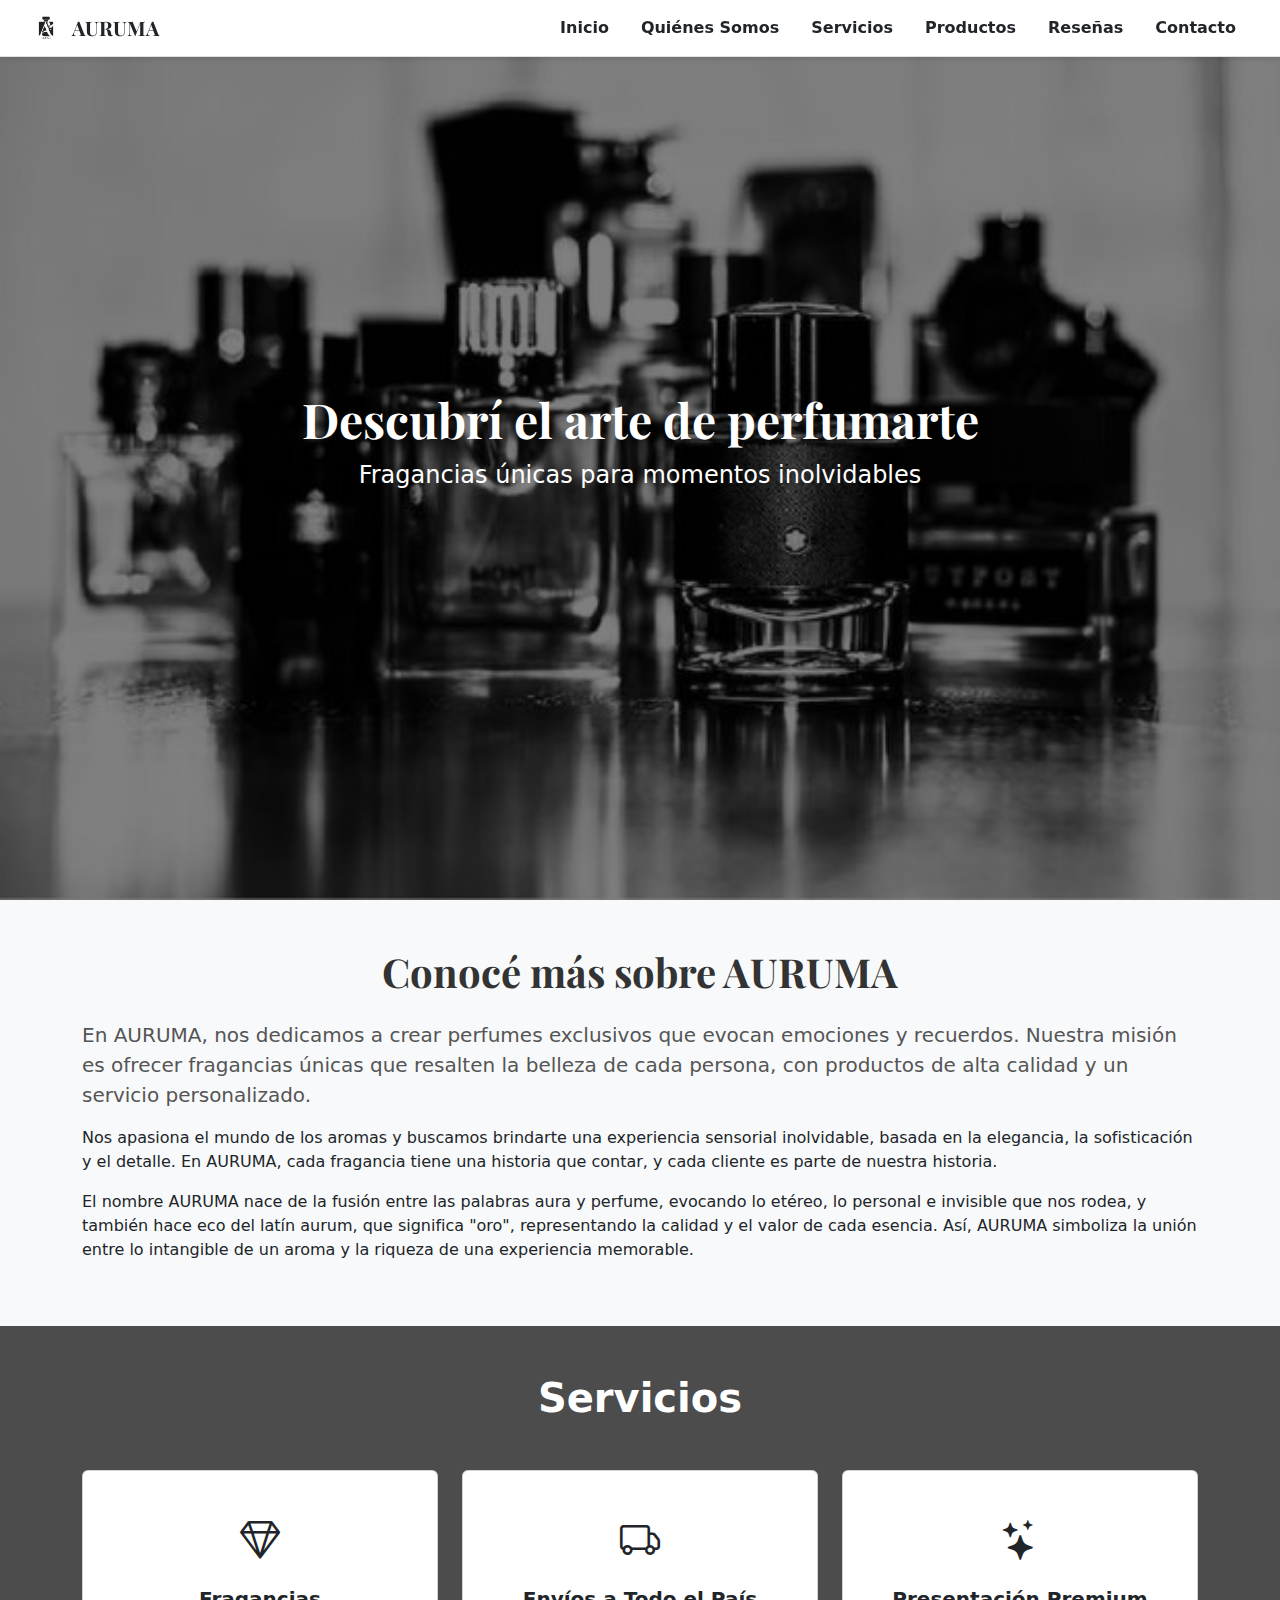
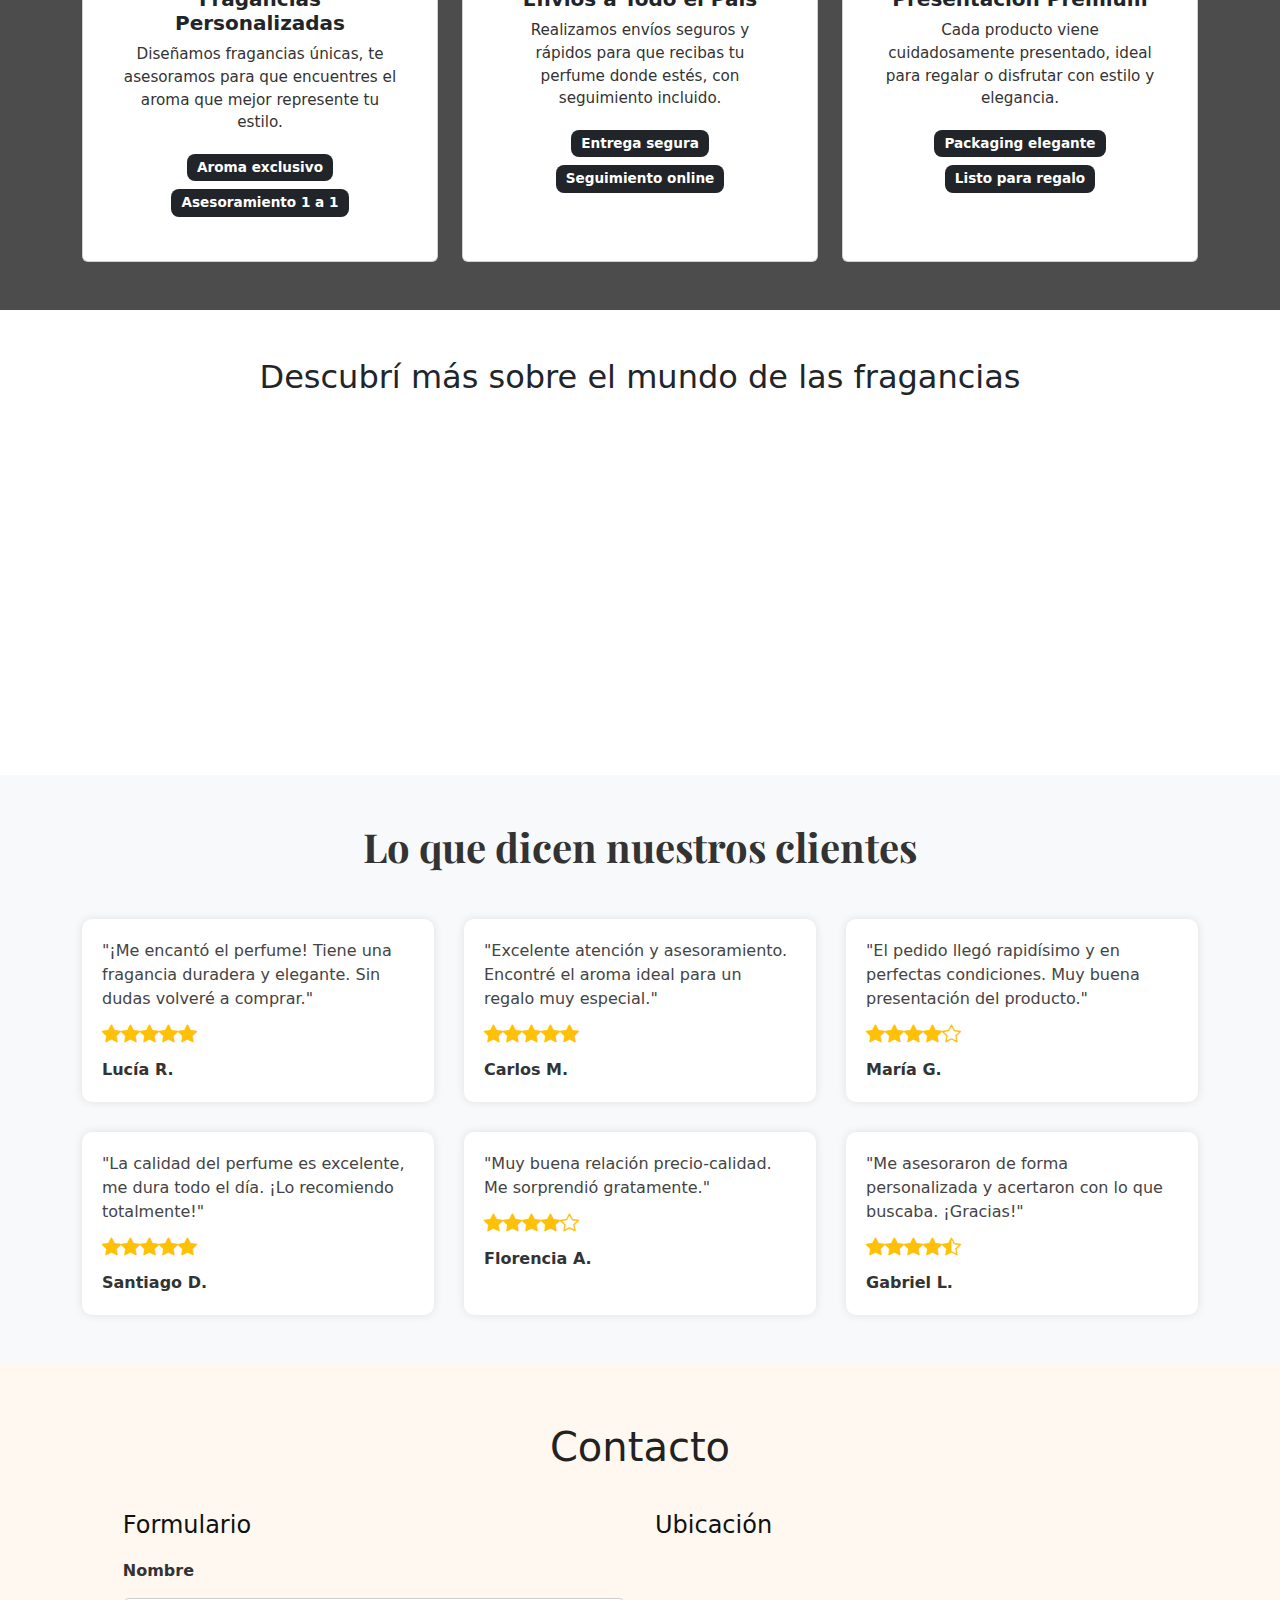
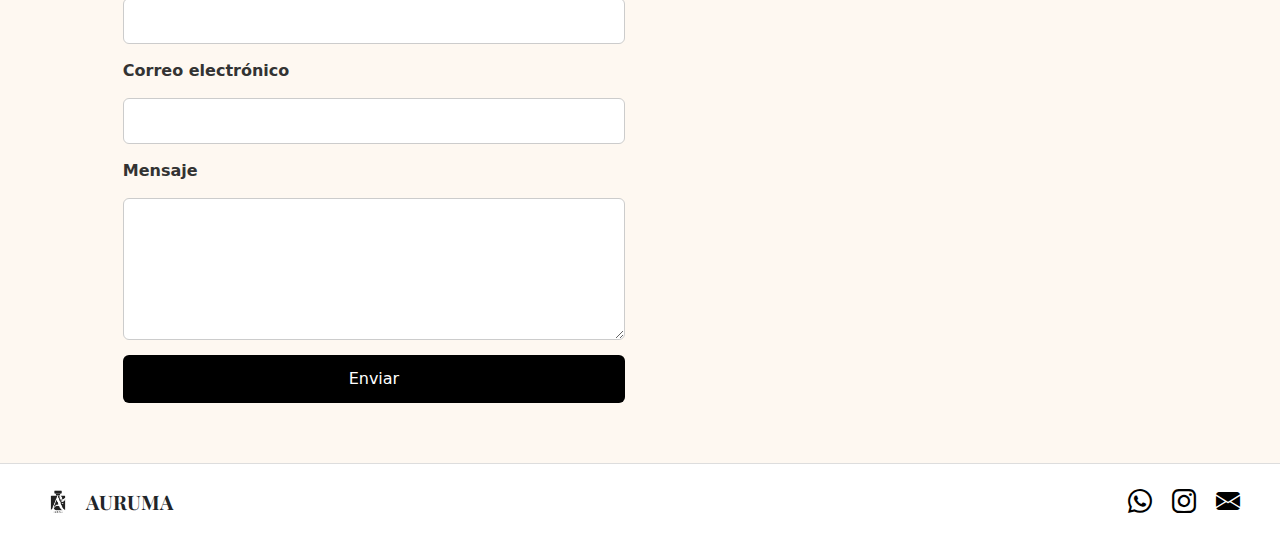
<file: index.html>
<!DOCTYPE html>
<html lang="es">
<head>
  <meta charset="UTF-8" />
  <meta name="viewport" content="width=device-width, initial-scale=1.0" />
  <title>AURUMA - Perfumes</title>
  <link rel="shortcut icon" href="images/logo1.png" type="image/x-icon">
  <!-- Google Fonts -->
  <link href="https://fonts.googleapis.com/css2?family=Playfair+Display:wght@700&family=Roboto&display=swap" rel="stylesheet" />

  <!-- Estilos personalizados -->
  <link rel="stylesheet" href="styles.css"/>
  
  <!-- Bootstrap CSS -->
  <link href="https://cdn.jsdelivr.net/npm/bootstrap@5.3.3/dist/css/bootstrap.min.css" rel="stylesheet" />

  <!-- Bootstrap Icons -->
  <link href="https://cdn.jsdelivr.net/npm/bootstrap-icons@1.10.5/font/bootstrap-icons.css" rel="stylesheet">
</head>

<body>
  <!-- HEADER -->
<header class="bg-white border-bottom px-3 py-2">
  <div class="container-fluid d-flex justify-content-between align-items-center flex-wrap">
    
    <!-- Logo + Nombre -->
    <div class="d-flex align-items-center">
      <img src="images/logo.jpg" alt="Logo Auruma" style="height: 36px;" class="me-2" />
      <span class="fs-5 fw-bold text-dark" style="font-family: 'Playfair Display', serif;">AURUMA</span>
    </div>

    <!-- Botón hamburguesa -->
    <button class="d-lg-none btn btn-outline-dark" id="menu-toggle" aria-label="Abrir menú">
      ☰
    </button>

    <!-- Navegación -->
    <ul class="nav" id="navbarMenu">
      <li class="nav-item">
        <a class="nav-link text-dark fw-semibold" href="#inicio">Inicio</a>
      </li>
      <li class="nav-item">
        <a class="nav-link text-dark fw-semibold" href="#quienes-somos">Quiénes Somos</a>
      </li>
      <li class="nav-item">
        <a class="nav-link text-dark fw-semibold" href="#servicios">Servicios</a>
      </li>
      <li class="nav-item">
        <a class="nav-link text-dark fw-semibold" href="productos.html">Productos</a>
      </li>
      <li class="nav-item">
        <a class="nav-link text-dark fw-semibold" href="#reseñas">Reseñas</a>
      </li>
      <li class="nav-item">
        <a class="nav-link text-dark fw-semibold" href="#contacto">Contacto</a>
      </li>
    </ul>
  </div>
</header>

<main>
<!-- SECCIÓN INICIO (Hero Section) -->
<section id="inicio" class="hero-section text-white text-center d-flex align-items-center justify-content-center">
  <div class="container">
    <h2 class="display-5 fw-bold">Descubrí el arte de perfumarte</h2>
    <p class="lead">Fragancias únicas para momentos inolvidables</p>
  </div>
</section>

<!-- SECCIÓN QUIÉNES SOMOS -->
<section id="quienes-somos" class="quienes-somos py-5">
  <div class="container">
    <h2 class="text-center mb-4">Conocé más sobre AURUMA</h2>
    <div class="row">
      <div class="col-12">
        <p class="lead">En AURUMA, nos dedicamos a crear perfumes exclusivos que evocan emociones y recuerdos. Nuestra misión es ofrecer fragancias únicas que resalten la belleza de cada persona, con productos de alta calidad y un servicio personalizado.</p>
        <p>Nos apasiona el mundo de los aromas y buscamos brindarte una experiencia sensorial inolvidable, basada en la elegancia, la sofisticación y el detalle. En AURUMA, cada fragancia tiene una historia que contar, y cada cliente es parte de nuestra historia.</p>
        <p>El nombre AURUMA nace de la fusión entre las palabras aura y perfume, evocando lo etéreo, lo personal e invisible que nos rodea, y también hace eco del latín aurum, que significa "oro", representando la calidad y el valor de cada esencia. Así, AURUMA simboliza la unión entre lo intangible de un aroma y la riqueza de una experiencia memorable.</p>
      </div>
    </div>
  </div>
</section>

<!-- SECCIÓN SERVICIOS -->
<section id="servicios" class="seccion-servicios py-5">
  <div class="container text-center">
    <h2 class="text-white mb-5">Servicios</h2>
    <div class="row justify-content-center g-4">
      <div class="col-md-4">
        <div class="card servicio-card h-100">
          <div class="card-body">
            <i class="bi bi-gem fs-1 text-dark"></i>
            <h5 class="card-title mt-3">Fragancias Personalizadas</h5>
            <p class="card-text">Diseñamos fragancias únicas, te asesoramos para que encuentres el aroma que mejor represente tu estilo.</p>
            <div class="badges-contenedor">
              <span class="badge bg-dark text-white">Aroma exclusivo</span>
              <span class="badge bg-dark text-white">Asesoramiento 1 a 1</span>
            </div>
          </div>
        </div>
      </div>
      <div class="col-md-4">
        <div class="card servicio-card h-100">
          <div class="card-body">
            <i class="bi bi-truck fs-1 text-dark"></i>
            <h5 class="card-title mt-3">Envíos a Todo el País</h5>
            <p class="card-text">Realizamos envíos seguros y rápidos para que recibas tu perfume donde estés, con seguimiento incluido.</p>
            <div class="badges-contenedor">
              <span class="badge bg-dark text-white">Entrega segura</span>
              <span class="badge bg-dark text-white">Seguimiento online</span>
            </div>
          </div>
        </div>
      </div>
      <div class="col-md-4">
        <div class="card servicio-card h-100">
          <div class="card-body">
            <i class="bi bi-stars fs-1 text-dark"></i>
            <h5 class="card-title mt-3">Presentación Premium</h5>
            <p class="card-text">Cada producto viene cuidadosamente presentado, ideal para regalar o disfrutar con estilo y elegancia.</p>
            <div class="badges-contenedor">
              <span class="badge bg-dark text-white">Packaging elegante</span>
              <span class="badge bg-dark text-white">Listo para regalo</span>
            </div>
          </div>
        </div>
      </div>
    </div>
  </div>
</section>

<!-- SECCIÓN VIDEOS -->
<section class="video-perfumeria seccion-clara py-5">
  <div class="container text-center">
    <h2 class="mb-4">Descubrí más sobre el mundo de las fragancias</h2>
    <div class="d-flex flex-column flex-md-row justify-content-center gap-4">
      <div class="ratio ratio-16x9" style="flex: 1;">
        <iframe width="560" height="315" src="https://www.youtube.com/embed/9As3CYh7dkU?si=U0anExQFNfB-dv0r" title="YouTube video player" frameborder="0" allow="accelerometer; autoplay; clipboard-write; encrypted-media; gyroscope; picture-in-picture; web-share" referrerpolicy="strict-origin-when-cross-origin" allowfullscreen></iframe>
      </div>
      <div class="ratio ratio-16x9" style="flex: 1;">
        <iframe width="560" height="315" src="https://www.youtube.com/embed/MnQ-ghUd4z8?si=uNziwJ-iDtnToxe0" title="YouTube video player" frameborder="0" allow="accelerometer; autoplay; clipboard-write; encrypted-media; gyroscope; picture-in-picture; web-share" referrerpolicy="strict-origin-when-cross-origin" allowfullscreen></iframe>
      </div>
    </div>
  </div>
</section>

<!-- SECCIÓN RESEÑAS -->
<section id="reseñas" class="reseñas-section py-5">
  <div class="container">
    <h2 class="text-center mb-5">Lo que dicen nuestros clientes</h2>
    <div class="reseñas-grid">
      
      <div class="reseña">
        <p>"¡Me encantó el perfume! Tiene una fragancia duradera y elegante. Sin dudas volveré a comprar."</p>
        <div class="estrellas">
          <i class="bi bi-star-fill"></i><i class="bi bi-star-fill"></i><i class="bi bi-star-fill"></i><i class="bi bi-star-fill"></i><i class="bi bi-star-fill"></i>
        </div>
        <div class="autor">Lucía R.</div>
      </div>

      <div class="reseña">
        <p>"Excelente atención y asesoramiento. Encontré el aroma ideal para un regalo muy especial."</p>
        <div class="estrellas">
          <i class="bi bi-star-fill"></i><i class="bi bi-star-fill"></i><i class="bi bi-star-fill"></i><i class="bi bi-star-fill"></i><i class="bi bi-star-fill"></i>
        </div>
        <div class="autor">Carlos M.</div>
      </div>

      <div class="reseña">
        <p>"El pedido llegó rapidísimo y en perfectas condiciones. Muy buena presentación del producto."</p>
        <div class="estrellas">
          <i class="bi bi-star-fill"></i><i class="bi bi-star-fill"></i><i class="bi bi-star-fill"></i><i class="bi bi-star-fill"></i><i class="bi bi-star"></i>
        </div>
        <div class="autor">María G.</div>
      </div>

      <div class="reseña">
        <p>"La calidad del perfume es excelente, me dura todo el día. ¡Lo recomiendo totalmente!"</p>
        <div class="estrellas">
          <i class="bi bi-star-fill"></i><i class="bi bi-star-fill"></i><i class="bi bi-star-fill"></i><i class="bi bi-star-fill"></i><i class="bi bi-star-fill"></i>
        </div>
        <div class="autor">Santiago D.</div>
      </div>

      <div class="reseña">
        <p>"Muy buena relación precio-calidad. Me sorprendió gratamente."</p>
        <div class="estrellas">
          <i class="bi bi-star-fill"></i><i class="bi bi-star-fill"></i><i class="bi bi-star-fill"></i><i class="bi bi-star-fill"></i><i class="bi bi-star"></i>
        </div>
        <div class="autor">Florencia A.</div>
      </div>

      <div class="reseña">
        <p>"Me asesoraron de forma personalizada y acertaron con lo que buscaba. ¡Gracias!"</p>
        <div class="estrellas">
          <i class="bi bi-star-fill"></i><i class="bi bi-star-fill"></i><i class="bi bi-star-fill"></i><i class="bi bi-star-fill"></i><i class="bi bi-star-half"></i>
        </div>
        <div class="autor">Gabriel L.</div>
      </div>

    </div>
  </div>
</section>

<!-- SECCIÓN CONTACTO -->
<section id="contacto" class="contacto-section">
  <div class="container">
    <h2 class="seccion-titulo">Contacto</h2>
    <div class="contacto-contenido">
      
      <!-- Formulario -->
      <div class="contact-form">
        <h3 class="subtitulo-contacto">Formulario</h3>
        <form action="https://formspree.io/f/xldbpavl" method="POST">
          <label for="nombre">Nombre</label>
          <input type="text" id="nombre" name="nombre" required>

          <label for="email">Correo electrónico</label>
          <input type="email" id="email" name="email" required>

          <label for="mensaje">Mensaje</label>
          <textarea id="mensaje" name="mensaje" rows="5" required></textarea>

          <button type="submit">Enviar</button>
        </form>
      </div>

      <!-- Mapa -->
      <div class="mapa">
        <h3 class="subtitulo-contacto">Ubicación</h3>
        <iframe 
          src="https://www.google.com/maps/embed?pb=!1m18!1m12!1m3!1d3280.762308146774!2d-58.615322225857945!3d-34.68594800198806!2m3!1f0!2f0!3f0!3m2!1i1024!2i768!4f13.1!3m3!1m2!1s0x95bcc6fcda3f3055%3A0x3c25d3a0253a115b!2sLarrazabal%205882%2C%20B1753GLR%20Villa%20Luzuriaga%2C%20Provincia%20de%20Buenos%20Aires!5e0!3m2!1ses!2sar!4v1747084328001!5m2!1ses!2sar" 
          width="100%" 
          height="100%" 
          style="border:0;" 
          allowfullscreen="" 
          loading="lazy" 
          referrerpolicy="no-referrer-when-downgrade">
        </iframe>
      </div>
    </div>
  </div>
</section>

</main>
<!-- FOOTER -->
<footer class="footer">
  <div class="footer-container">
    <div class="footer-logo">
      <img src="images/logo.jpg" alt="Logo AURUMA">
      <span class="fs-5 fw-bold text-dark" style="font-family: 'Playfair Display', serif;">AURUMA</span>
    </div>
    <div class="footer-icons">
      <a href="https://wa.me/tu-numero" target="_blank"><i class="bi bi-whatsapp"></i></a>
      <a href="https://instagram.com/tu-cuenta" target="_blank"><i class="bi bi-instagram"></i></a>
      <a href="mailto:tuemail@ejemplo.com"><i class="bi bi-envelope-fill"></i></a>
    </div>
  </div>
<!-- Bootstrap JS -->
<script src="https://cdn.jsdelivr.net/npm/bootstrap@5.3.0/dist/js/bootstrap.bundle.min.js"></script>
<script src="app.js"></script>
</body>
</html>
</file>
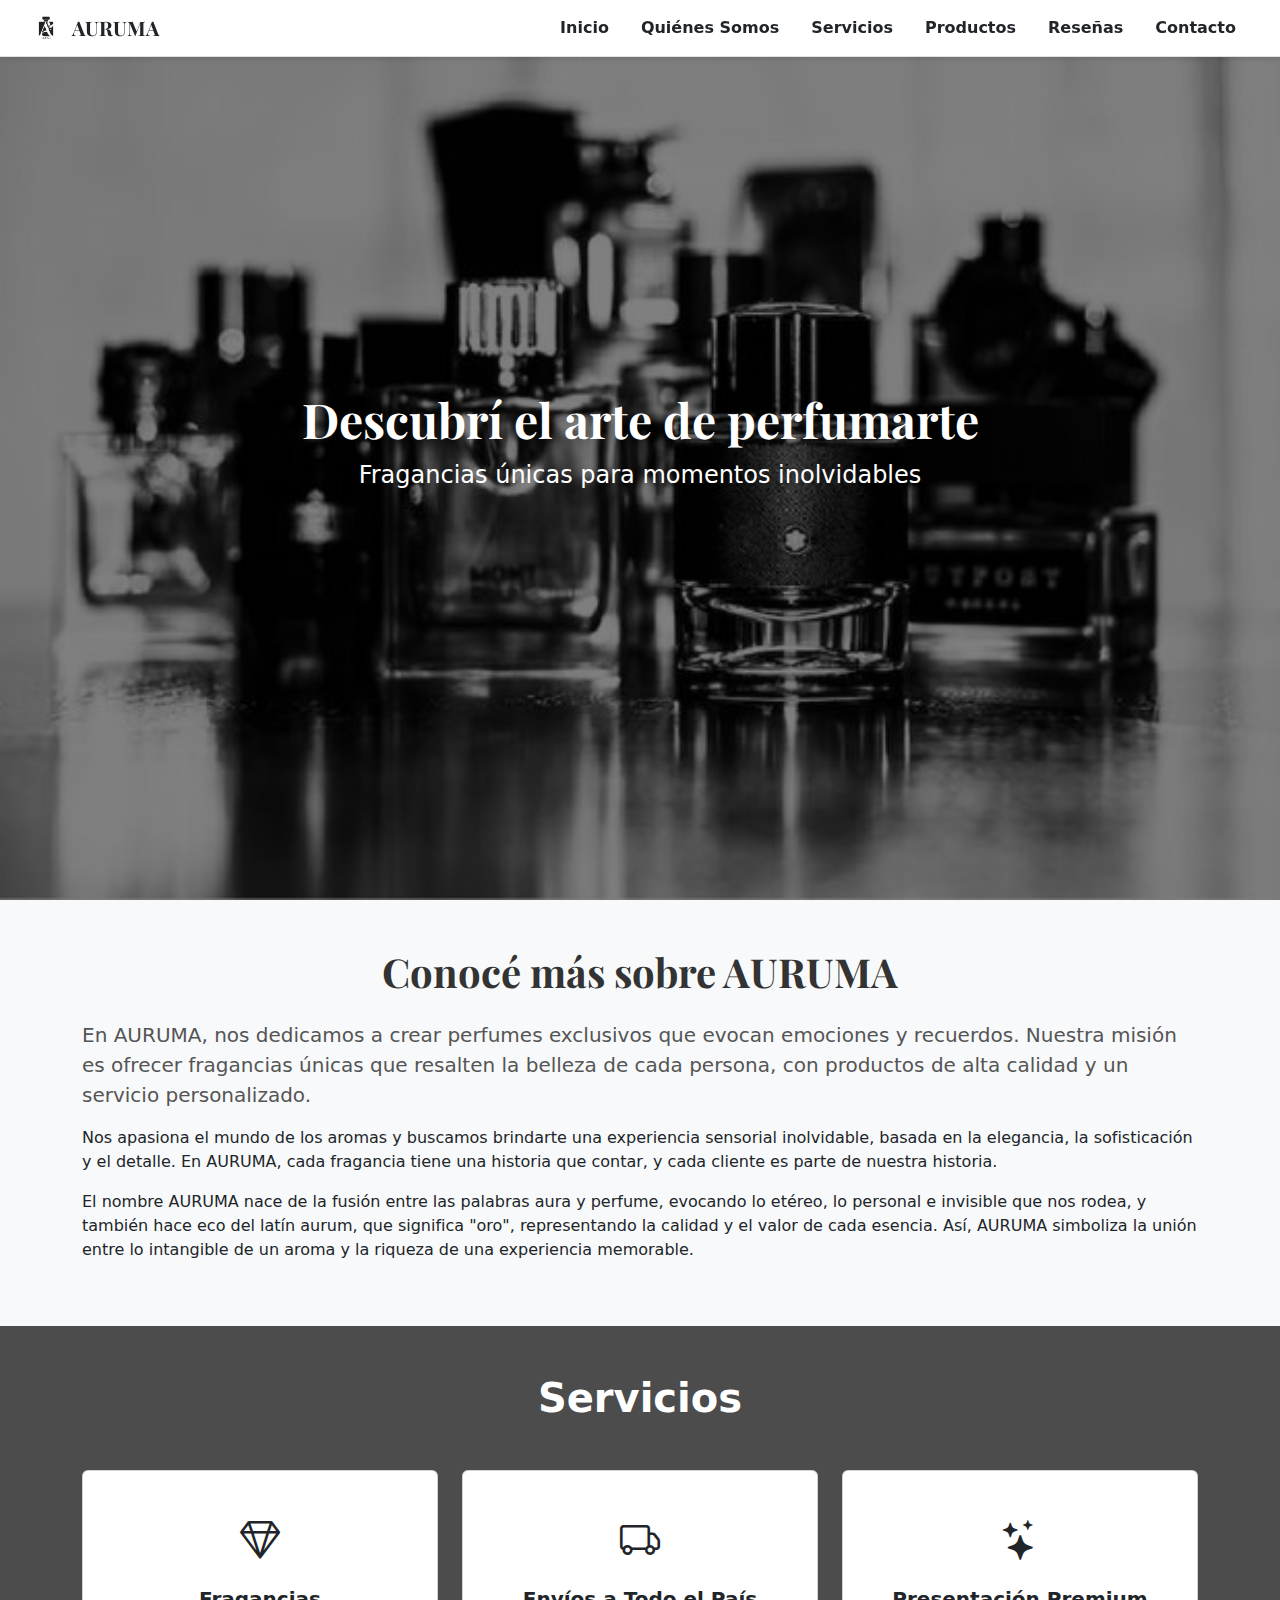
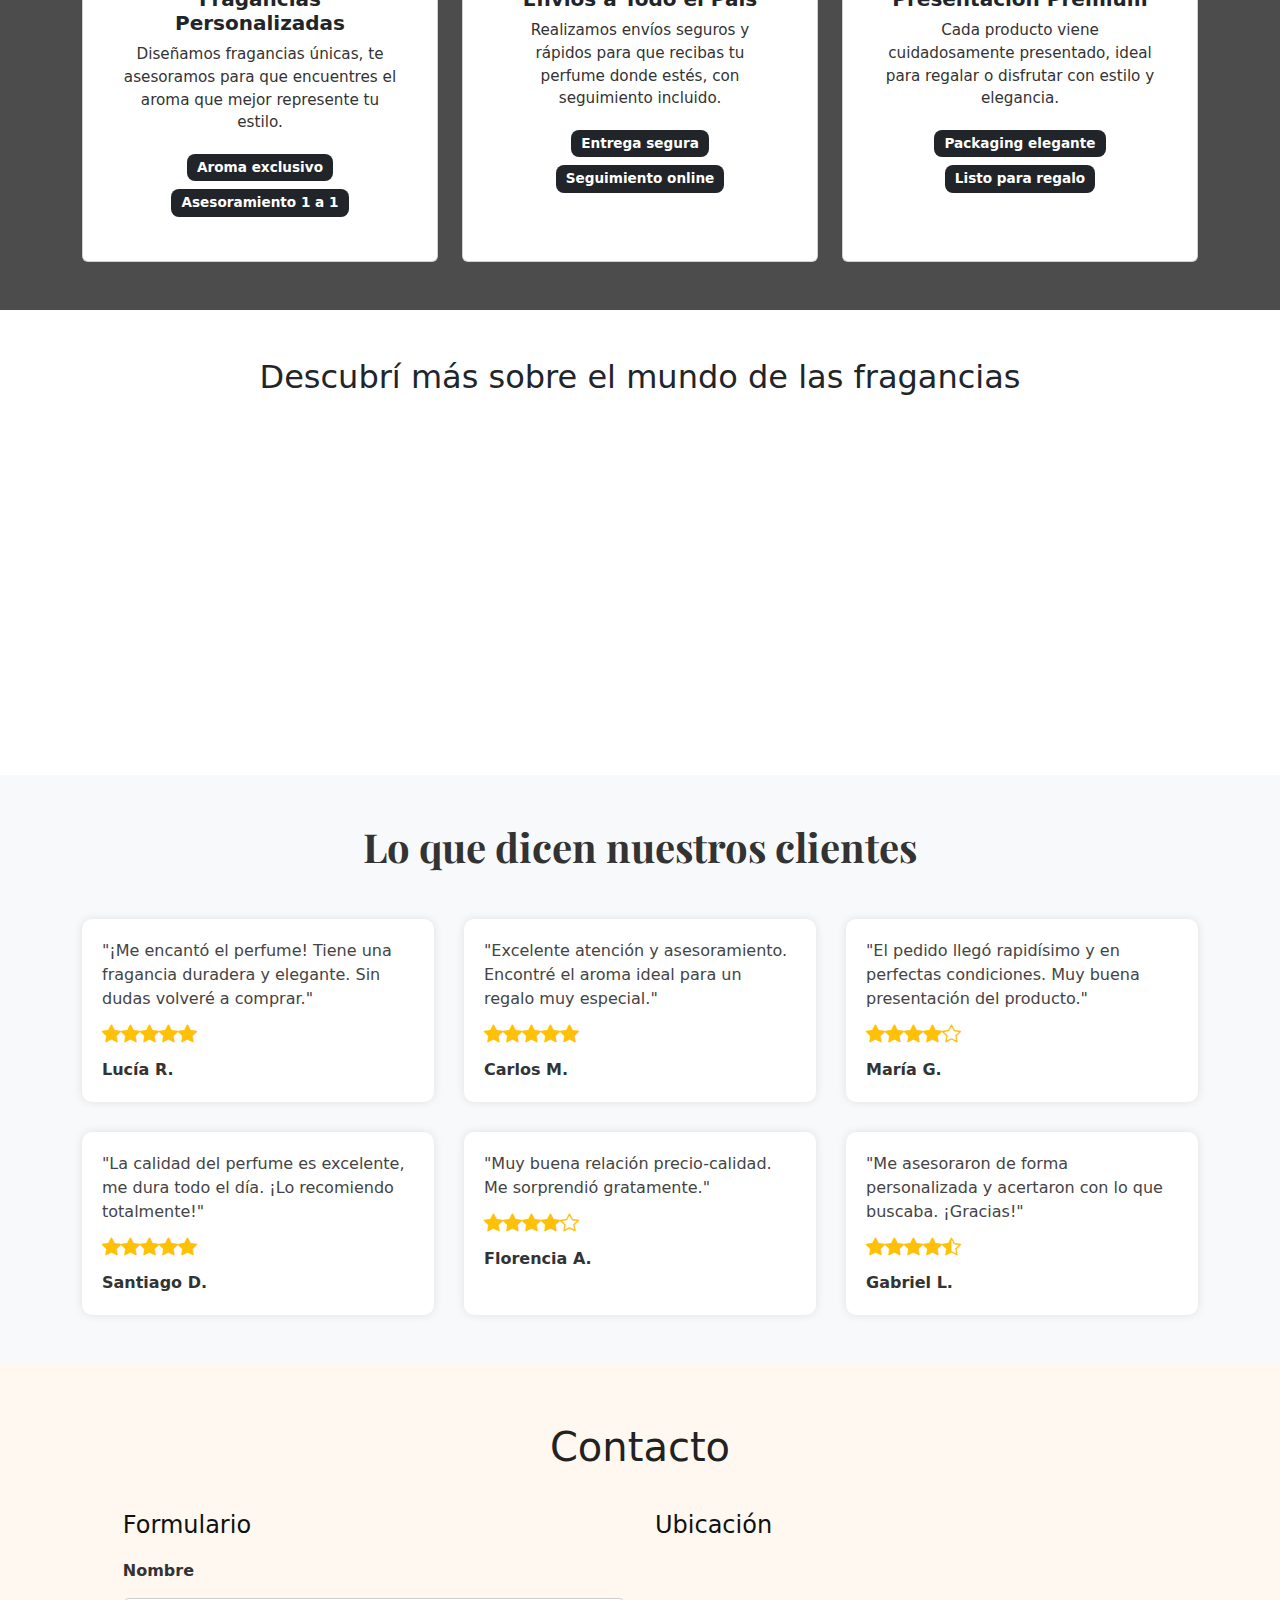
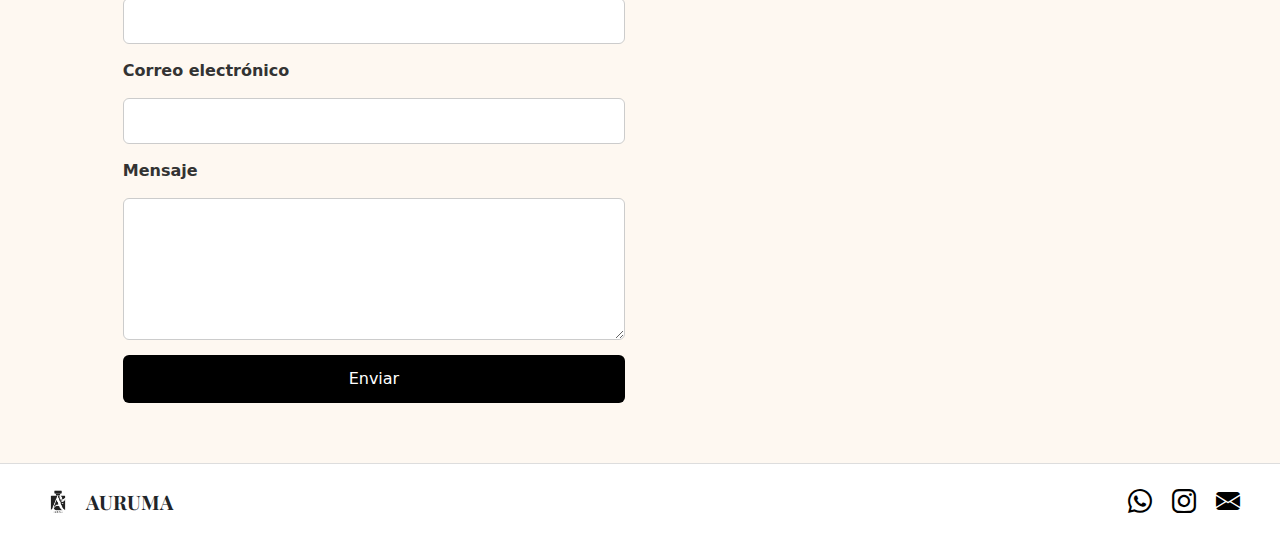
<file: Proyecto Integrador/index.html>
<!DOCTYPE html>
<html lang="es">
<head>
  <meta charset="UTF-8" />
  <meta name="viewport" content="width=device-width, initial-scale=1.0" />
  <title>AURUMA - Perfumes</title>
  <link rel="shortcut icon" href="images/logo1.png" type="image/x-icon">
  <!-- Google Fonts -->
  <link href="https://fonts.googleapis.com/css2?family=Playfair+Display:wght@700&family=Roboto&display=swap" rel="stylesheet" />

  <!-- Estilos personalizados -->
  <link rel="stylesheet" href="styles.css"/>
  
  <!-- Bootstrap CSS -->
  <link href="https://cdn.jsdelivr.net/npm/bootstrap@5.3.3/dist/css/bootstrap.min.css" rel="stylesheet" />

  <!-- Bootstrap Icons -->
  <link href="https://cdn.jsdelivr.net/npm/bootstrap-icons@1.10.5/font/bootstrap-icons.css" rel="stylesheet">
</head>

<body>
  <!-- HEADER -->
<header class="bg-white border-bottom px-3 py-2">
  <div class="container-fluid d-flex justify-content-between align-items-center flex-wrap">
    
    <!-- Logo + Nombre -->
    <div class="d-flex align-items-center">
      <img src="images/logo.jpg" alt="Logo Auruma" style="height: 36px;" class="me-2" />
      <span class="fs-5 fw-bold text-dark" style="font-family: 'Playfair Display', serif;">AURUMA</span>
    </div>

    <!-- Navegación -->
    <ul class="nav">
      <li class="nav-item">
        <a class="nav-link text-dark fw-semibold" href="#inicio">Inicio</a>
      </li>
      <li class="nav-item">
        <a class="nav-link text-dark fw-semibold" href="#quienes-somos">Quiénes Somos</a>
      </li>
      <li class="nav-item">
        <a class="nav-link text-dark fw-semibold" href="#servicios">Servicios</a>
      </li>
      <li class="nav-item">
        <a class="nav-link text-dark fw-semibold" href="productos.html">Productos</a>
      </li>
      <li class="nav-item">
        <a class="nav-link text-dark fw-semibold" href="#reseñas">Reseñas</a>
      </li>
      <li class="nav-item">
        <a class="nav-link text-dark fw-semibold" href="#contacto">Contacto</a>
      </li>
    </ul>
  </div>
</header>

<main>
<!-- SECCIÓN INICIO (Hero Section) -->
<section id="inicio" class="hero-section text-white text-center d-flex align-items-center justify-content-center">
  <div class="container">
    <h2 class="display-5 fw-bold">Descubrí el arte de perfumarte</h2>
    <p class="lead">Fragancias únicas para momentos inolvidables</p>
  </div>
</section>

<!-- SECCIÓN QUIÉNES SOMOS -->
<section id="quienes-somos" class="quienes-somos py-5">
  <div class="container">
    <h2 class="text-center mb-4">Conocé más sobre AURUMA</h2>
    <div class="row">
      <div class="col-12">
        <p class="lead">En AURUMA, nos dedicamos a crear perfumes exclusivos que evocan emociones y recuerdos. Nuestra misión es ofrecer fragancias únicas que resalten la belleza de cada persona, con productos de alta calidad y un servicio personalizado.</p>
        <p>Nos apasiona el mundo de los aromas y buscamos brindarte una experiencia sensorial inolvidable, basada en la elegancia, la sofisticación y el detalle. En AURUMA, cada fragancia tiene una historia que contar, y cada cliente es parte de nuestra historia.</p>
        <p>El nombre AURUMA nace de la fusión entre las palabras aura y perfume, evocando lo etéreo, lo personal e invisible que nos rodea, y también hace eco del latín aurum, que significa "oro", representando la calidad y el valor de cada esencia. Así, AURUMA simboliza la unión entre lo intangible de un aroma y la riqueza de una experiencia memorable.</p>
      </div>
    </div>
  </div>
</section>

<!-- SECCIÓN SERVICIOS -->
<section id="servicios" class="seccion-servicios py-5">
  <div class="container text-center">
    <h2 class="text-white mb-5">Servicios</h2>
    <div class="row justify-content-center g-4">
      <div class="col-md-4">
        <div class="card servicio-card h-100">
          <div class="card-body">
            <i class="bi bi-gem fs-1 text-dark"></i>
            <h5 class="card-title mt-3">Fragancias Personalizadas</h5>
            <p class="card-text">Diseñamos fragancias únicas, te asesoramos para que encuentres el aroma que mejor represente tu estilo.</p>
            <div class="badges-contenedor">
              <span class="badge bg-dark text-white">Aroma exclusivo</span>
              <span class="badge bg-dark text-white">Asesoramiento 1 a 1</span>
            </div>
          </div>
        </div>
      </div>
      <div class="col-md-4">
        <div class="card servicio-card h-100">
          <div class="card-body">
            <i class="bi bi-truck fs-1 text-dark"></i>
            <h5 class="card-title mt-3">Envíos a Todo el País</h5>
            <p class="card-text">Realizamos envíos seguros y rápidos para que recibas tu perfume donde estés, con seguimiento incluido.</p>
            <div class="badges-contenedor">
              <span class="badge bg-dark text-white">Entrega segura</span>
              <span class="badge bg-dark text-white">Seguimiento online</span>
            </div>
          </div>
        </div>
      </div>
      <div class="col-md-4">
        <div class="card servicio-card h-100">
          <div class="card-body">
            <i class="bi bi-stars fs-1 text-dark"></i>
            <h5 class="card-title mt-3">Presentación Premium</h5>
            <p class="card-text">Cada producto viene cuidadosamente presentado, ideal para regalar o disfrutar con estilo y elegancia.</p>
            <div class="badges-contenedor">
              <span class="badge bg-dark text-white">Packaging elegante</span>
              <span class="badge bg-dark text-white">Listo para regalo</span>
            </div>
          </div>
        </div>
      </div>
    </div>
  </div>
</section>

<!-- SECCIÓN VIDEOS -->
<section class="video-perfumeria seccion-clara py-5">
  <div class="container text-center">
    <h2 class="mb-4">Descubrí más sobre el mundo de las fragancias</h2>
    <div class="d-flex flex-column flex-md-row justify-content-center gap-4">
      <div class="ratio ratio-16x9" style="flex: 1;">
        <iframe width="560" height="315" src="https://www.youtube.com/embed/9As3CYh7dkU?si=U0anExQFNfB-dv0r" title="YouTube video player" frameborder="0" allow="accelerometer; autoplay; clipboard-write; encrypted-media; gyroscope; picture-in-picture; web-share" referrerpolicy="strict-origin-when-cross-origin" allowfullscreen></iframe>
      </div>
      <div class="ratio ratio-16x9" style="flex: 1;">
        <iframe width="560" height="315" src="https://www.youtube.com/embed/MnQ-ghUd4z8?si=uNziwJ-iDtnToxe0" title="YouTube video player" frameborder="0" allow="accelerometer; autoplay; clipboard-write; encrypted-media; gyroscope; picture-in-picture; web-share" referrerpolicy="strict-origin-when-cross-origin" allowfullscreen></iframe>
      </div>
    </div>
  </div>
</section>

<!-- SECCIÓN RESEÑAS -->
<section id="reseñas" class="reseñas-section py-5">
  <div class="container">
    <h2 class="text-center mb-5">Lo que dicen nuestros clientes</h2>
    <div class="reseñas-grid">
      
      <div class="reseña">
        <p>"¡Me encantó el perfume! Tiene una fragancia duradera y elegante. Sin dudas volveré a comprar."</p>
        <div class="estrellas">
          <i class="bi bi-star-fill"></i><i class="bi bi-star-fill"></i><i class="bi bi-star-fill"></i><i class="bi bi-star-fill"></i><i class="bi bi-star-fill"></i>
        </div>
        <div class="autor">Lucía R.</div>
      </div>

      <div class="reseña">
        <p>"Excelente atención y asesoramiento. Encontré el aroma ideal para un regalo muy especial."</p>
        <div class="estrellas">
          <i class="bi bi-star-fill"></i><i class="bi bi-star-fill"></i><i class="bi bi-star-fill"></i><i class="bi bi-star-fill"></i><i class="bi bi-star-fill"></i>
        </div>
        <div class="autor">Carlos M.</div>
      </div>

      <div class="reseña">
        <p>"El pedido llegó rapidísimo y en perfectas condiciones. Muy buena presentación del producto."</p>
        <div class="estrellas">
          <i class="bi bi-star-fill"></i><i class="bi bi-star-fill"></i><i class="bi bi-star-fill"></i><i class="bi bi-star-fill"></i><i class="bi bi-star"></i>
        </div>
        <div class="autor">María G.</div>
      </div>

      <div class="reseña">
        <p>"La calidad del perfume es excelente, me dura todo el día. ¡Lo recomiendo totalmente!"</p>
        <div class="estrellas">
          <i class="bi bi-star-fill"></i><i class="bi bi-star-fill"></i><i class="bi bi-star-fill"></i><i class="bi bi-star-fill"></i><i class="bi bi-star-fill"></i>
        </div>
        <div class="autor">Santiago D.</div>
      </div>

      <div class="reseña">
        <p>"Muy buena relación precio-calidad. Me sorprendió gratamente."</p>
        <div class="estrellas">
          <i class="bi bi-star-fill"></i><i class="bi bi-star-fill"></i><i class="bi bi-star-fill"></i><i class="bi bi-star-fill"></i><i class="bi bi-star"></i>
        </div>
        <div class="autor">Florencia A.</div>
      </div>

      <div class="reseña">
        <p>"Me asesoraron de forma personalizada y acertaron con lo que buscaba. ¡Gracias!"</p>
        <div class="estrellas">
          <i class="bi bi-star-fill"></i><i class="bi bi-star-fill"></i><i class="bi bi-star-fill"></i><i class="bi bi-star-fill"></i><i class="bi bi-star-half"></i>
        </div>
        <div class="autor">Gabriel L.</div>
      </div>

    </div>
  </div>
</section>

<!-- SECCIÓN CONTACTO -->
<section id="contacto" class="contacto-section">
  <div class="container">
    <h2 class="seccion-titulo">Contacto</h2>
    <div class="contacto-contenido">
      
      <!-- Formulario -->
      <div class="contact-form">
        <h3 class="subtitulo-contacto">Formulario</h3>
        <form action="https://formspree.io/f/xldbpavl" method="POST">
          <label for="nombre">Nombre</label>
          <input type="text" id="nombre" name="nombre" required>

          <label for="email">Correo electrónico</label>
          <input type="email" id="email" name="email" required>

          <label for="mensaje">Mensaje</label>
          <textarea id="mensaje" name="mensaje" rows="5" required></textarea>

          <button type="submit">Enviar</button>
        </form>
      </div>

      <!-- Mapa -->
      <div class="mapa">
        <h3 class="subtitulo-contacto">Ubicación</h3>
        <iframe 
          src="https://www.google.com/maps/embed?pb=!1m18!1m12!1m3!1d3280.762308146774!2d-58.615322225857945!3d-34.68594800198806!2m3!1f0!2f0!3f0!3m2!1i1024!2i768!4f13.1!3m3!1m2!1s0x95bcc6fcda3f3055%3A0x3c25d3a0253a115b!2sLarrazabal%205882%2C%20B1753GLR%20Villa%20Luzuriaga%2C%20Provincia%20de%20Buenos%20Aires!5e0!3m2!1ses!2sar!4v1747084328001!5m2!1ses!2sar" 
          width="100%" 
          height="100%" 
          style="border:0;" 
          allowfullscreen="" 
          loading="lazy" 
          referrerpolicy="no-referrer-when-downgrade">
        </iframe>
      </div>
    </div>
  </div>
</section>

</main>
<!-- FOOTER -->
<footer class="footer">
  <div class="footer-container">
    <div class="footer-logo">
      <img src="images/logo.jpg" alt="Logo AURUMA">
      <span class="fs-5 fw-bold text-dark" style="font-family: 'Playfair Display', serif;">AURUMA</span>
    </div>
    <div class="footer-icons">
      <a href="https://wa.me/tu-numero" target="_blank"><i class="bi bi-whatsapp"></i></a>
      <a href="https://instagram.com/tu-cuenta" target="_blank"><i class="bi bi-instagram"></i></a>
      <a href="mailto:tuemail@ejemplo.com"><i class="bi bi-envelope-fill"></i></a>
    </div>
  </div>
<!-- Bootstrap JS -->
<script src="https://cdn.jsdelivr.net/npm/bootstrap@5.3.0/dist/js/bootstrap.bundle.min.js"></script>
</body>
</html>
</file>
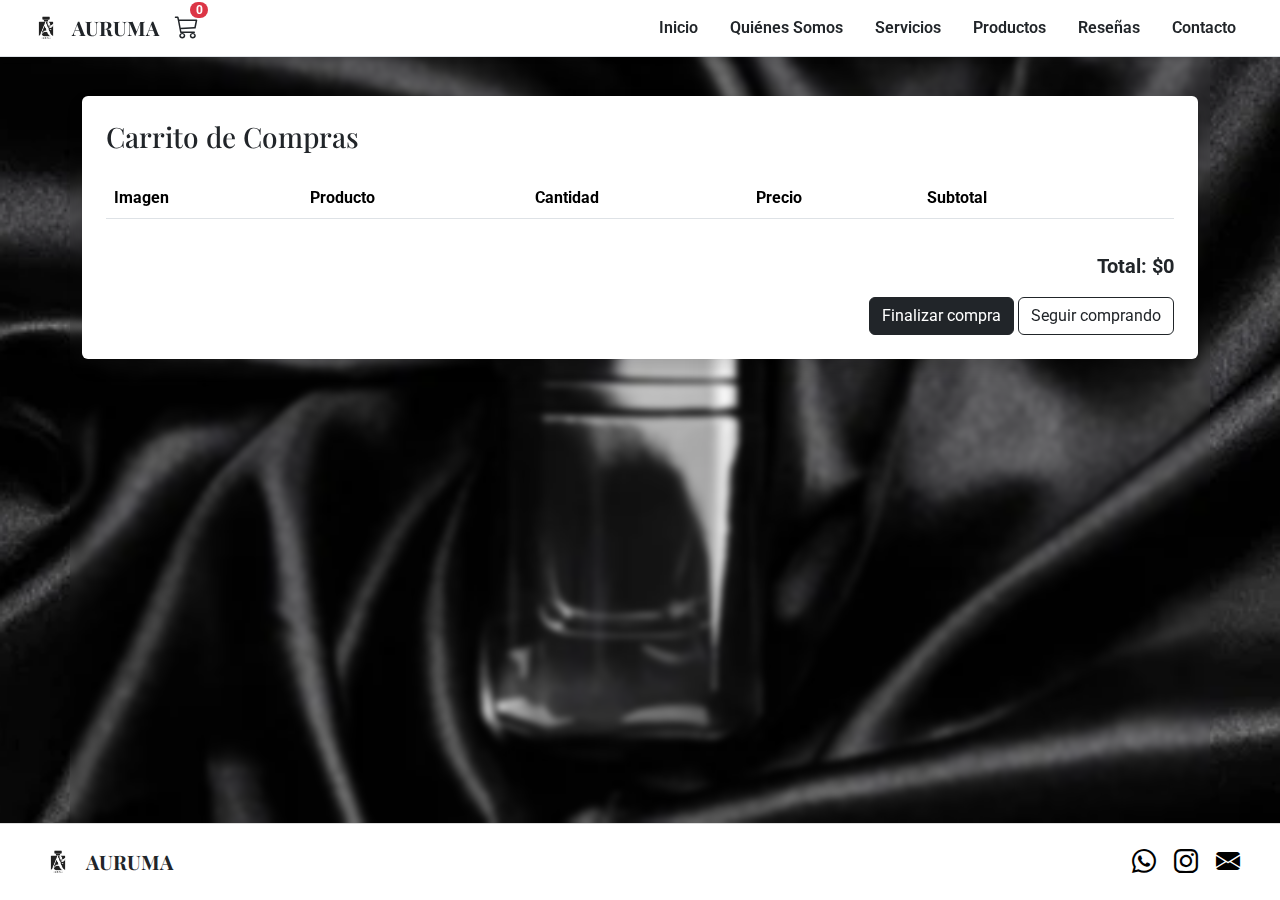
<file: carrito.html>
<!DOCTYPE html>
<html lang="es">
<head>
  <meta charset="UTF-8" />
  <meta name="viewport" content="width=device-width, initial-scale=1.0" />
  <title>AURUMA - Perfumes</title>
  <link rel="shortcut icon" href="images/logo1.png" type="image/x-icon">
  <!-- Google Fonts -->
  <link href="https://fonts.googleapis.com/css2?family=Playfair+Display:wght@700&family=Roboto&display=swap" rel="stylesheet" />

  <!-- Bootstrap CSS -->
  <link href="https://cdn.jsdelivr.net/npm/bootstrap@5.3.3/dist/css/bootstrap.min.css" rel="stylesheet" />

  <!-- Bootstrap Icons -->
  <link href="https://cdn.jsdelivr.net/npm/bootstrap-icons@1.10.5/font/bootstrap-icons.css" rel="stylesheet">

  <!-- Estilos personalizados -->
  <link rel="stylesheet" href="style-carrito.css" />
</head>
<body class="carrito-page">
  <!-- HEADER -->
<header class="bg-white border-bottom px-3 py-2">
  <div class="container-fluid d-flex justify-content-between align-items-center flex-wrap">
    
    <!-- Logo + Nombre + Carrito -->
    <div class="d-flex align-items-center">
      <img src="images/logo.jpg" alt="Logo Auruma" style="height: 36px;" class="me-2" />
      <span class="fs-5 fw-bold text-dark me-3" style="font-family: 'Playfair Display', serif;">AURUMA</span>
      
      <!-- Icono del carrito -->
      <a href="carrito.html" class="position-relative">
        <i class="bi bi-cart3 fs-4 text-dark"></i>
        <span id="cart-count" class="position-absolute top-0 start-100 translate-middle badge rounded-pill bg-danger">
          0
        </span>
      </a>
    </div>

    <!-- Botón hamburguesa -->
    <button class="d-lg-none btn btn-outline-dark" id="menu-toggle" aria-label="Abrir menú">
      ☰
    </button>

    <!-- Navegación -->
    <ul class="nav" id="navbarMenu">
      <li class="nav-item">
        <a class="nav-link text-dark fw-semibold" href="index.html#inicio">Inicio</a>
      </li>
      <li class="nav-item">
        <a class="nav-link text-dark fw-semibold" href="index.html#quienes-somos">Quiénes Somos</a>
      </li>
      <li class="nav-item">
        <a class="nav-link text-dark fw-semibold" href="index.html#servicios">Servicios</a>
      </li>
      <li class="nav-item">
        <a class="nav-link text-dark fw-semibold" href="productos.html">Productos</a>
      </li>
      <li class="nav-item">
        <a class="nav-link text-dark fw-semibold" href="index.html#reseñas">Reseñas</a>
      </li>
      <li class="nav-item">
        <a class="nav-link text-dark fw-semibold" href="index.html#contacto">Contacto</a>
      </li>
    </ul>
  </div>
</header>
<main class="carrito-main container py-5">
    <section class="carrito-container bg-white rounded shadow p-4 mt-5">
      <h1 class="fs-3 mb-4" style="font-family: 'Playfair Display', serif;">Carrito de Compras</h1>
      <div class="table-responsive">
        <table class="table align-middle">
          <thead>
            <tr>
              <th>Imagen</th>
              <th>Producto</th>
              <th>Cantidad</th>
              <th>Precio</th>
              <th>Subtotal</th>
              <th></th>
            </tr>
          </thead>
          <tbody>
              <!-- Las filas del carrito se generan dinámicamente desde el JS -->
          </tbody>
        </table>
      </div>
      <div class="text-end mt-3">
        <p class="fs-5"><strong>Total: $0</strong></p>
        <button class="btn btn-dark">Finalizar compra</button>
        <a href="productos.html" class="btn btn-outline-dark">Seguir comprando</a>
      </div>
    </section>
  </main>
</main>

<!-- FOOTER -->
<footer class="footer mt-auto">
    <div class="footer-container">
      <div class="footer-logo">
        <img src="images/logo.jpg" alt="Logo AURUMA">
        <span class="fs-5 fw-bold text-dark" style="font-family: 'Playfair Display', serif;">AURUMA</span>
      </div>
      <div class="footer-icons">
        <a href="https://wa.me" target="_blank"><i class="bi bi-whatsapp"></i></a>
        <a href="https://instagram.com" target="_blank"><i class="bi bi-instagram"></i></a>
        <a href="mailto:tuemail@ejemplo.com"><i class="bi bi-envelope-fill"></i></a>
      </div>
    </div>

<!-- Bootstrap JS -->
<script src="https://cdn.jsdelivr.net/npm/bootstrap@5.3.0/dist/js/bootstrap.bundle.min.js"></script>
<script src="app.js"></script>
</body>
</html>
</file>
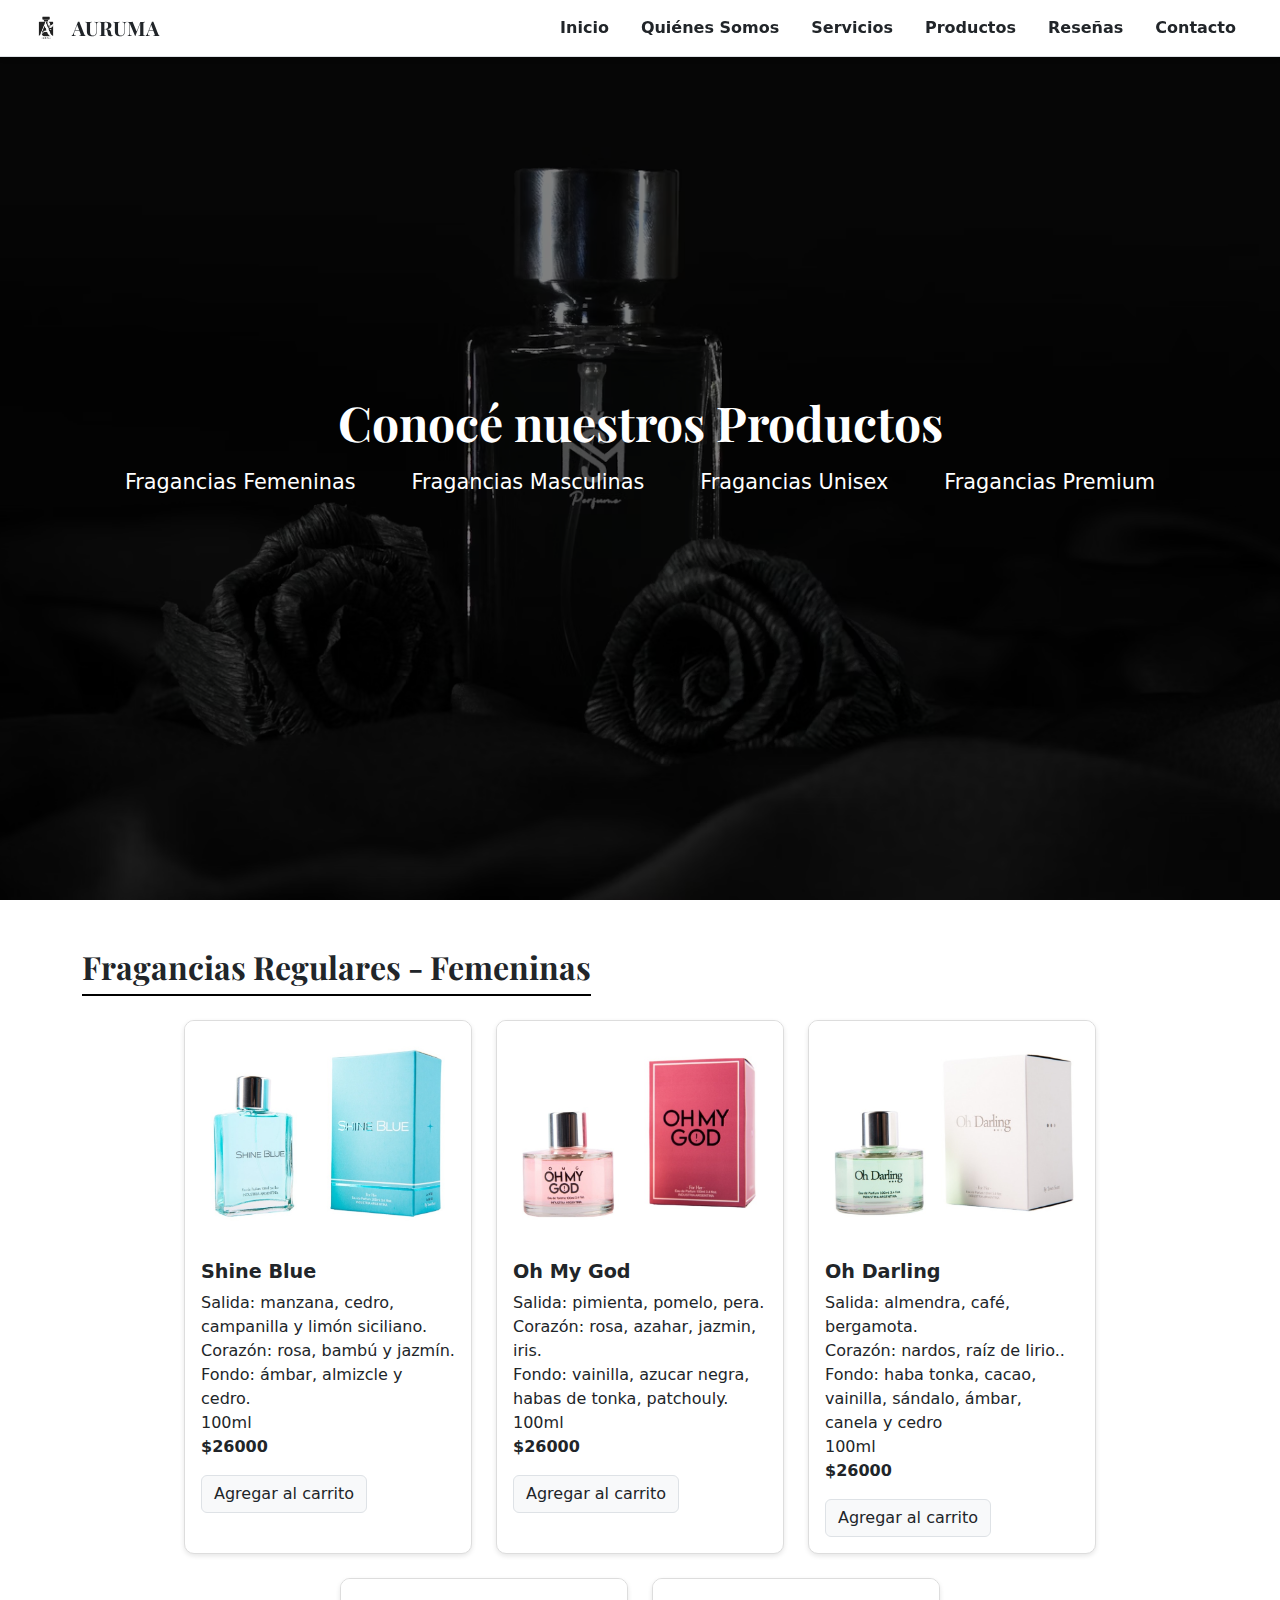
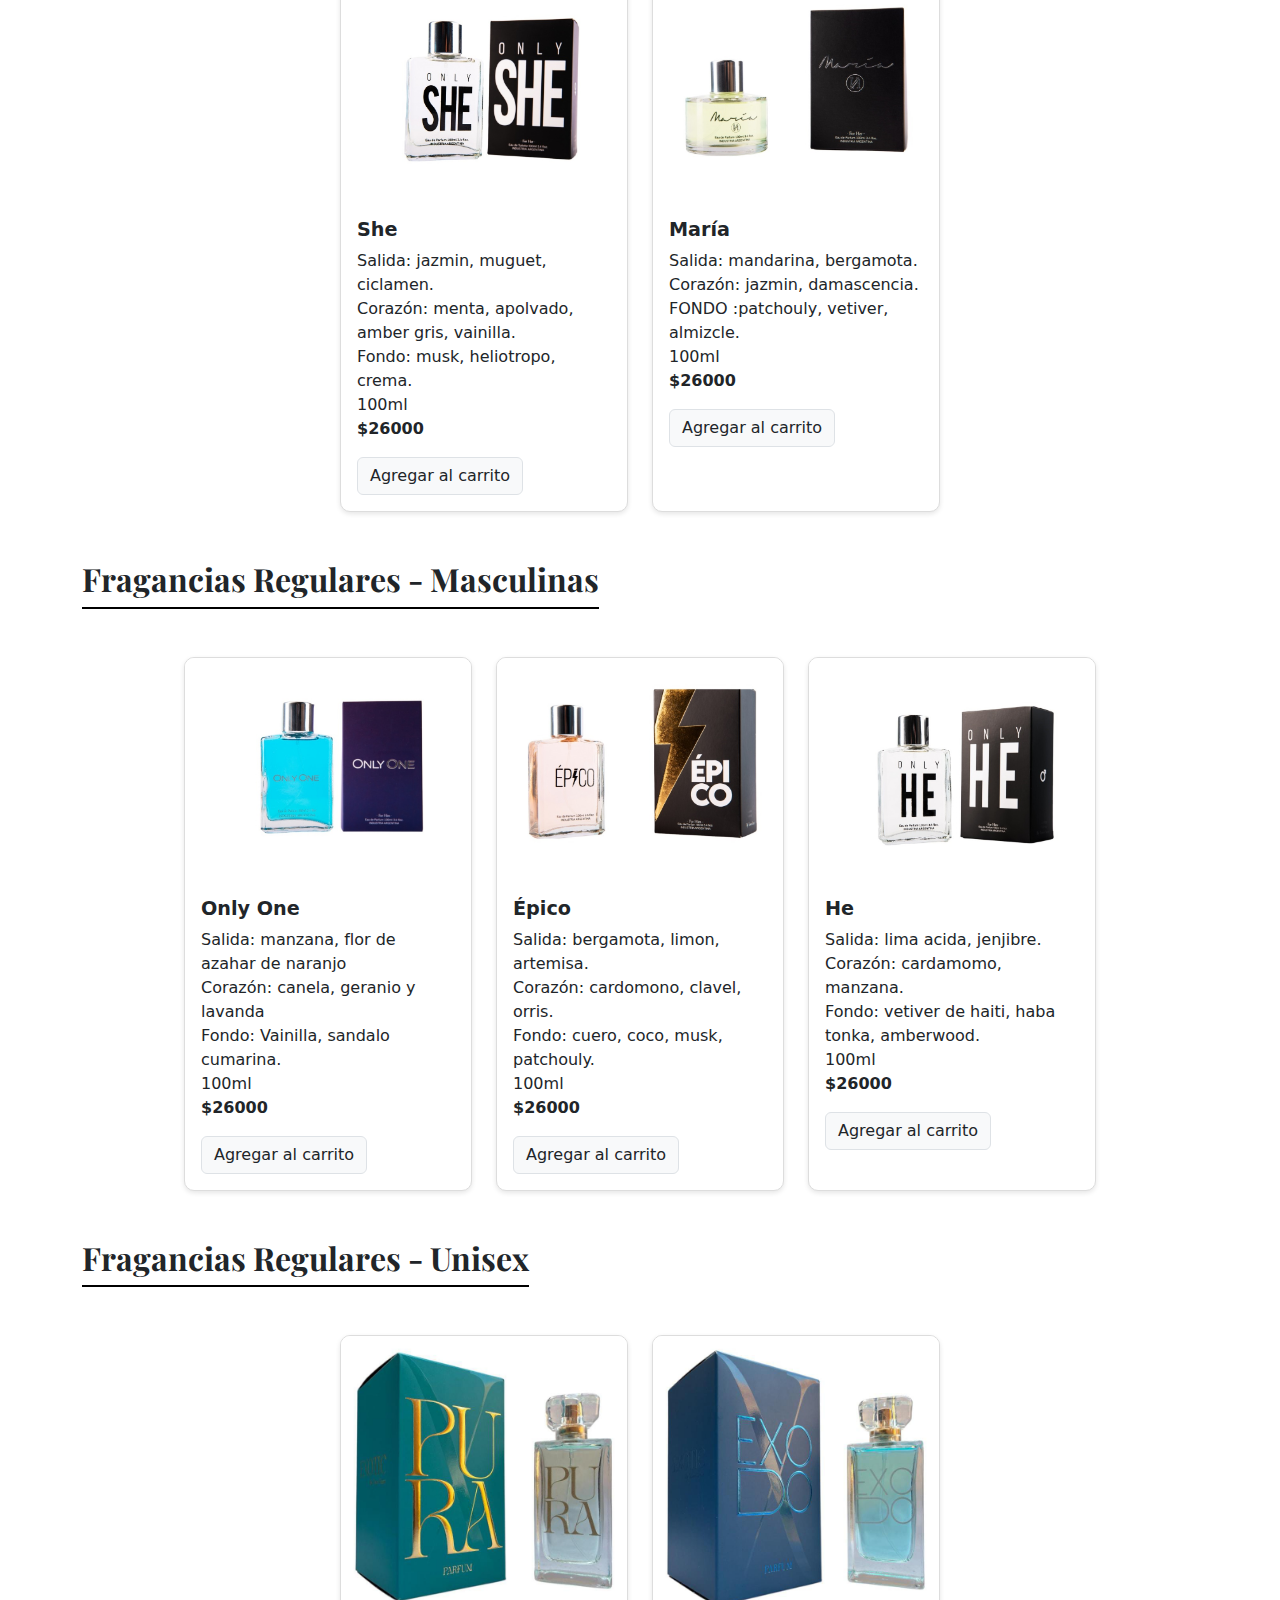
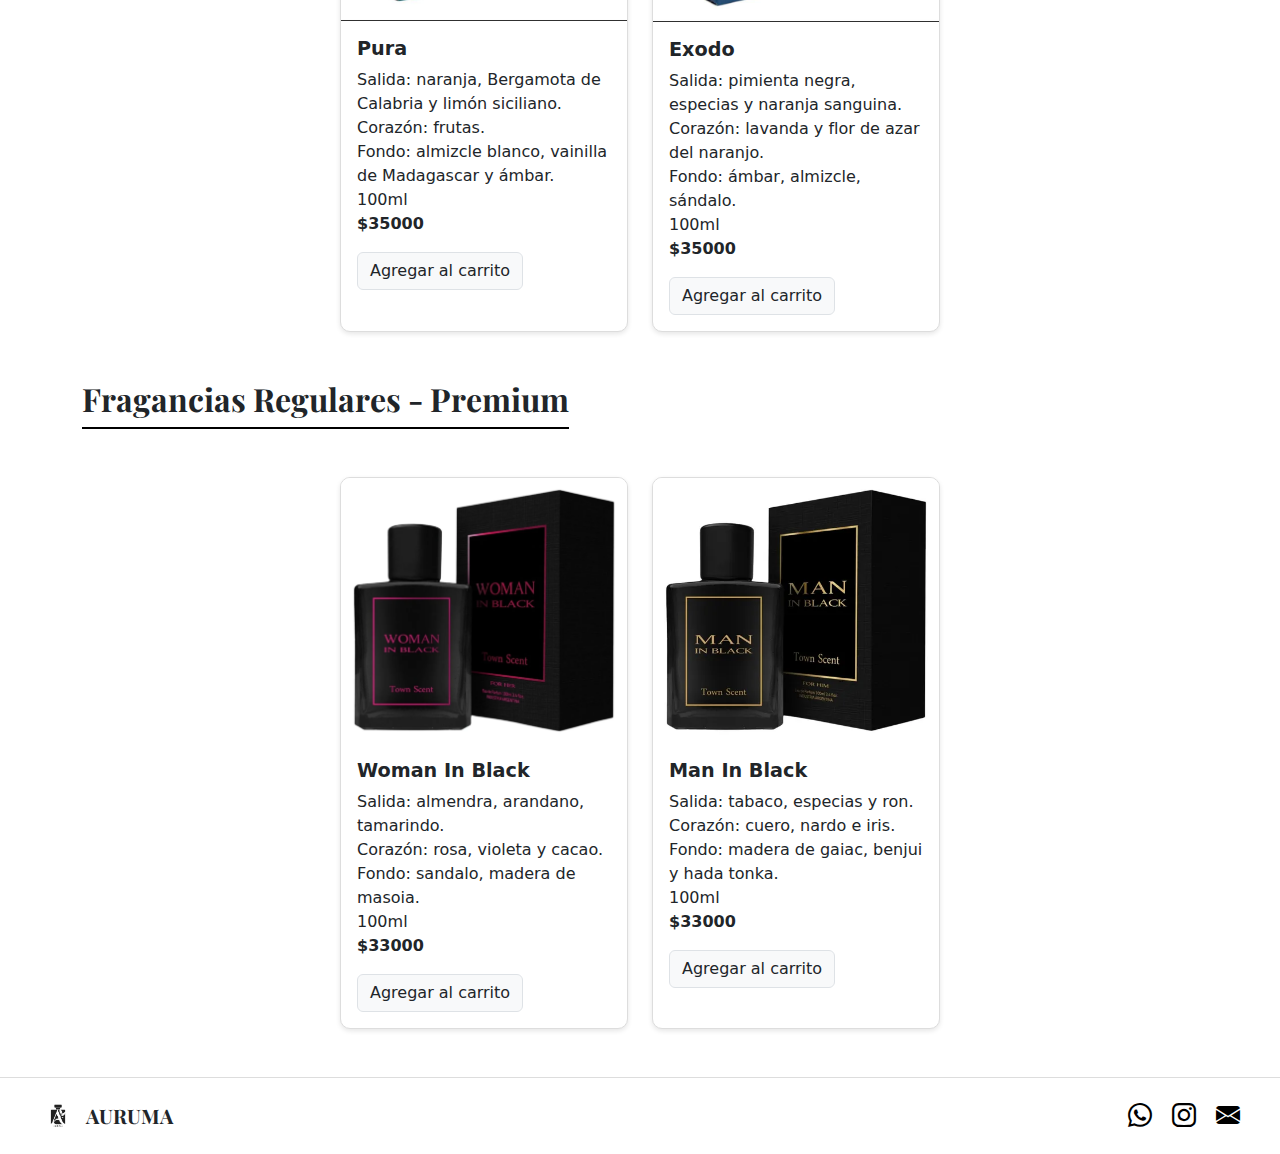
<file: productos.html>
<!DOCTYPE html>
<html lang="es">
<head>
  <meta charset="UTF-8" />
  <meta name="viewport" content="width=device-width, initial-scale=1.0" />
  <title>AURUMA - Perfumes</title>
  <link rel="shortcut icon" href="images/logo1.png" type="image/x-icon">
  <!-- Google Fonts -->
  <link href="https://fonts.googleapis.com/css2?family=Playfair+Display:wght@700&family=Roboto&display=swap" rel="stylesheet" />

  <!-- Bootstrap CSS -->
  <link href="https://cdn.jsdelivr.net/npm/bootstrap@5.3.3/dist/css/bootstrap.min.css" rel="stylesheet" />

  <!-- Bootstrap Icons -->
  <link href="https://cdn.jsdelivr.net/npm/bootstrap-icons@1.10.5/font/bootstrap-icons.css" rel="stylesheet">

  <!-- Estilos personalizados -->
  <link rel="stylesheet" href="styles-productos.css" />
</head>
<body>
  <!-- HEADER -->
<header class="bg-white border-bottom px-3 py-2">
  <div class="container-fluid d-flex justify-content-between align-items-center flex-wrap">
    
    <!-- Logo + Nombre -->
    <div class="d-flex align-items-center">
      <a href="index.html"><img src="images/logo.jpg" alt="Logo Auruma" style="height: 36px;" class="me-2" /></a>
      <a style="text-decoration: none;" href="index.html"><span class="fs-5 fw-bold text-dark" style="font-family: 'Playfair Display', serif;">AURUMA</span></a>
    </div>

    <!-- Navegación -->
    <ul class="nav">
      <li class="nav-item">
        <a class="nav-link text-dark fw-semibold" href="index.html">Inicio</a>
      </li>
      <li class="nav-item">
        <a class="nav-link text-dark fw-semibold" href="index.html#quienes-somos">Quiénes Somos</a>
      </li>
      <li class="nav-item">
        <a class="nav-link text-dark fw-semibold" href="index.html#servicios">Servicios</a>
      </li>
      <li class="nav-item">
        <a class="nav-link text-dark fw-semibold" href="#productos">Productos</a>
      </li>
      <li class="nav-item">
        <a class="nav-link text-dark fw-semibold" href="index.html#reseñas">Reseñas</a>
      </li>
      <li class="nav-item">
        <a class="nav-link text-dark fw-semibold" href="index.html#contacto">Contacto</a>
      </li>
    </ul>
  </div>
</header>

<main>
<!-- SECCIÓN INICIO (Hero Section) -->
<section id="inicio" class="hero-section text-white text-center d-flex align-items-center justify-content-center">
  <div class="container">
    <h2 class="display-5 fw-bold">Conocé nuestros Productos</h2>
    <div class="d-flex flex-wrap justify-content-center gap-4">
      <a class="producto-link" href="#fragancias-femeninas">Fragancias Femeninas</a>
      <a class="producto-link" href="#fragancias-masculinas">Fragancias Masculinas</a>
      <a class="producto-link" href="#fragancias-unisex">Fragancias Unisex</a>
      <a class="producto-link" href="#fragancias-premium">Fragancias Premium</a>
    </div>
  </div>
</section>

<!-- SECCIÓN FRAGANCIAS REGULARES -->
<section id="fragancias-regulares" class="py-5">
  <div class="container">
    <!-- Fragancias Femeninas -->
    <h2 id="fragancias-femeninas" class="text-center mb-4 titulo-seccion">Fragancias Regulares - Femeninas</h2>
    <div class="d-flex flex-wrap justify-content-center gap-4">
      <div class="card" style="width: 18rem;">
        <img src="images-productos/shine.jpeg" class="card-img-top" alt="Shine Blue">
        <div class="card-body">
          <h5 class="card-title">Shine Blue</h5>
          <p class="card-text">
            Salida: manzana, cedro, campanilla y limón siciliano.<br>
            Corazón: rosa, bambú y jazmín.<br>
            Fondo: ámbar, almizcle y cedro.<br>
            100ml<br>
            <strong>$26000</strong>
          </p>
          <a href="#" class="btn btn-light text-dark border">Agregar al carrito</a>
        </div>
      </div>
      <div class="card" style="width: 18rem;">
        <img src="images-productos/mygod.jpeg" class="card-img-top" alt="Oh My God">
        <div class="card-body">
          <h5 class="card-title">Oh My God</h5>
          <p class="card-text">
            Salida: pimienta, pomelo, pera.<br>
            Corazón: rosa, azahar, jazmin, iris.<br>
            Fondo: vainilla, azucar negra, habas de tonka, patchouly.<br>
            100ml<br>
            <strong>$26000</strong>
          </p>
          <a href="#" class="btn btn-light text-dark border">Agregar al carrito</a>
        </div>
      </div>
      <div class="card" style="width: 18rem;">
        <img src="images-productos/darling.jpeg" class="card-img-top" alt="Oh Darling">
        <div class="card-body">
          <h5 class="card-title">Oh Darling</h5>
          <p class="card-text">
            Salida: almendra, café, bergamota.<br>
            Corazón: nardos, raíz de lirio..<br>
            Fondo: haba tonka, cacao, vainilla, sándalo, ámbar, canela y cedro<br>
            100ml<br>
            <strong>$26000</strong>
          </p>
          <a href="#" class="btn btn-light text-dark border">Agregar al carrito</a>
        </div>
      </div>
      <div class="card" style="width: 18rem;">
        <img src="images-productos/she.jpeg" class="card-img-top" alt="She">
        <div class="card-body">
          <h5 class="card-title">She</h5>
          <p class="card-text">
            Salida: jazmin, muguet, ciclamen.<br>
            Corazón: menta, apolvado, amber gris, vainilla.<br>
            Fondo: musk, heliotropo, crema.<br>
            100ml<br>
            <strong>$26000</strong>
          </p>
          <a href="#" class="btn btn-light text-dark border">Agregar al carrito</a>
        </div>
      </div>
      <div class="card" style="width: 18rem;">
        <img src="images-productos/maria.jpeg" class="card-img-top" alt="María">
        <div class="card-body">
          <h5 class="card-title">María</h5>
          <p class="card-text">
            Salida: mandarina, bergamota.<br>
            Corazón: jazmin, damascencia.<br>
            FONDO :patchouly, vetiver, almizcle.<br>
            100ml<br>
            <strong>$26000</strong>
          </p>
          <a href="#" class="btn btn-light text-dark border">Agregar al carrito</a>
        </div>
      </div>
    </div>
    <!-- Fragancias Masculinas -->
    <h2 id="fragancias-masculinas" class="text-center my-5 titulo-seccion">Fragancias Regulares - Masculinas</h2>
    <div class="d-flex flex-wrap justify-content-center gap-4">
       <div class="card" style="width: 18rem;">
        <img src="images-productos/onlyone.jpeg" class="card-img-top" alt="Only One">
        <div class="card-body">
          <h5 class="card-title">Only One</h5>
          <p class="card-text">
            Salida: manzana, flor de azahar de naranjo<br>
            Corazón: canela, geranio y lavanda<br>
            Fondo: Vainilla, sandalo cumarina.<br>
            100ml<br>
            <strong>$26000</strong>
          </p>
          <a href="#" class="btn btn-light text-dark border">Agregar al carrito</a>
        </div>
      </div>
      <div class="card" style="width: 18rem;">
        <img src="images-productos/epico.jpeg" class="card-img-top" alt="Épico">
        <div class="card-body">
          <h5 class="card-title">Épico</h5>
          <p class="card-text">
            Salida: bergamota, limon, artemisa.<br>
            Corazón: cardomono, clavel, orris.<br>
            Fondo: cuero, coco, musk, patchouly.<br>
            100ml<br>
            <strong>$26000</strong>
          </p>
          <a href="#" class="btn btn-light text-dark border">Agregar al carrito</a>
        </div>
      </div>
      <div class="card" style="width: 18rem;">
        <img src="images-productos/he.jpeg" class="card-img-top" alt="He">
        <div class="card-body">
          <h5 class="card-title">He</h5>
          <p class="card-text">
            Salida: lima acida, jenjibre.<br>
            Corazón: cardamomo, manzana.<br>
            Fondo: vetiver de haiti, haba tonka, amberwood.<br>
            100ml<br>
            <strong>$26000</strong>
          </p>
          <a href="#" class="btn btn-light text-dark border">Agregar al carrito</a>
        </div>
      </div>
    </div>
    <!-- Fragancias Unisex -->
    <h2 id="fragancias-unisex" class="text-center my-5 titulo-seccion">Fragancias Regulares - Unisex</h2>
    <div class="d-flex flex-wrap justify-content-center gap-4">
      <div class="card" style="width: 18rem;">
        <img src="images-productos/pura.jpeg" class="card-img-top" alt="Pura">
        <div class="card-body">
          <h5 class="card-title">Pura</h5>
          <p class="card-text">
            Salida: naranja, Bergamota de Calabria y limón siciliano.<br>
            Corazón: frutas.<br>
            Fondo: almizcle blanco, vainilla de Madagascar y ámbar.<br>
            100ml<br>
            <strong>$35000</strong>
          </p>
          <a href="#" class="btn btn-light text-dark border">Agregar al carrito</a>
        </div>
      </div>
      <div class="card" style="width: 18rem;">
        <img src="images-productos/exodo.jpeg" class="card-img-top" alt="Exodo">
        <div class="card-body">
          <h5 class="card-title">Exodo</h5>
          <p class="card-text">
            Salida: pimienta negra, especias y naranja sanguina.<br>
            Corazón: lavanda y flor de azar del naranjo.<br>
            Fondo: ámbar, almizcle, sándalo.<br>
            100ml<br>
            <strong>$35000</strong>
          </p>
          <a href="#" class="btn btn-light text-dark border">Agregar al carrito</a>
        </div>
      </div>
    </div>
    <!-- Fragancias Premium -->
    <h2 id="fragancias-premium" class="text-center my-5 titulo-seccion">Fragancias Regulares - Premium</h2>
    <div class="d-flex flex-wrap justify-content-center gap-4">
      <div class="card" style="width: 18rem;">
        <img src="images-productos/womaninblack.webp" class="card-img-top" alt="Woman In Black">
        <div class="card-body">
          <h5 class="card-title">Woman In Black</h5>
          <p class="card-text">
            Salida: almendra, arandano, tamarindo.<br>
            Corazón: rosa, violeta y cacao.<br>
            Fondo: sandalo, madera de masoia.<br>
            100ml<br>
            <strong>$33000</strong>
          </p>
          <a href="#" class="btn btn-light text-dark border">Agregar al carrito</a>
        </div>
      </div>
      <div class="card" style="width: 18rem;">
        <img src="images-productos/maninsblack.webp" class="card-img-top" alt="Man In Black">
        <div class="card-body">
          <h5 class="card-title">Man In Black</h5>
          <p class="card-text">
            Salida: tabaco, especias y ron.<br>
            Corazón: cuero, nardo e iris.<br>
            Fondo: madera de gaiac, benjui y hada tonka.<br>
            100ml<br>
            <strong>$33000</strong>
          </p>
          <a href="#" class="btn btn-light text-dark border">Agregar al carrito</a>
        </div>
      </div>
    </div>
  </div>
</section>

</main>
<!-- FOOTER -->
<footer class="footer">
  <div class="footer-container">
    <div class="footer-logo">
      <img src="images/logo.jpg" alt="Logo AURUMA">
      <span class="fs-5 fw-bold text-dark" style="font-family: 'Playfair Display', serif;">AURUMA</span>
    </div>
    <div class="footer-icons">
      <a href="https://wa.me/tu-numero" target="_blank"><i class="bi bi-whatsapp"></i></a>
      <a href="https://instagram.com/tu-cuenta" target="_blank"><i class="bi bi-instagram"></i></a>
      <a href="mailto:tuemail@ejemplo.com"><i class="bi bi-envelope-fill"></i></a>
    </div>
  </div>
<!-- Bootstrap JS -->
<script src="https://cdn.jsdelivr.net/npm/bootstrap@5.3.0/dist/js/bootstrap.bundle.min.js"></script>
</body>
</html>
</file>
<file: styles.css>
header {
  position: fixed;
  top: 0;
  left: 0;
  width: 100%;
  background-color: white; 
  z-index: 1000;
  box-shadow: 0 2px 5px rgba(0, 0, 0, 0.1); 
}

.hero-section {
  height: 100vh; 
  background-image: url('images/hero.jpg'); 
  background-size: cover;
  background-position: center;
  background-repeat: no-repeat;
  position: relative;
  text-align: center;
}

.hero-section::before {
  content: "";
  position: absolute;
  top: 0; left: 0; width: 100%; height: 100%;
  background-color: rgba(0, 0, 0, 0.5); 
  z-index: 1;
}

.hero-section .container {
  position: relative;
  z-index: 2;
} 

.hero-section h2 {
  font-family: 'Playfair Display', serif;
  font-weight: bold;
  font-size: 3rem; 
}

.hero-section .lead {
  font-size: 1.5rem;
}

.hero-section .btn {
  background-color: #f7e7ce; 
  border: none;
  font-weight: bold;
}

.quienes-somos {
  background-color: #f8f9fa; 
}

.quienes-somos h2 {
  font-family: 'Playfair Display', serif;
  font-weight: bold;
  font-size: 2.5rem;
  color: #333;
}

.quienes-somos .lead {
  font-size: 1.25rem;
  color: #555;
}

.seccion-servicios {
  background-image: url('images/perfume_fondo.jpg'); 
  background-size: cover;
  background-position: center;
  background-attachment: fixed;
  position: relative;
}

.seccion-servicios::before {
  content: "";
  position: absolute;
  top: 0; left: 0;
  width: 100%; height: 100%;
  background-color: rgba(0, 0, 0, 0.7); 
  z-index: 1;
}

.seccion-servicios .container {
  position: relative;
  z-index: 2;
}

.seccion-servicios h2 {
  font-size: 2.5rem;
  font-weight: 600;
}

.servicio-card {
  background-color: #fff;
  border: none;
  border-radius: 0.75rem;
  padding: 1.5rem;
  transition: transform 0.3s ease, box-shadow 0.3s ease;
  text-align: center;
}

.servicio-card:hover {
  transform: translateY(-8px);
  box-shadow: 0 12px 25px rgba(255, 255, 255, 0.15);
}

.servicio-card i {
  color: #000;
}

.servicio-card h5 {
  font-size: 1.25rem;
  font-weight: bold;
  margin-top: 1rem;
}

.servicio-card p {
  font-size: 0.95rem;
  margin-top: 0.5rem;
  color: #333;
}

.badges-contenedor {
  margin-top: 1rem;
}

.badges-contenedor .badge {
  margin: 0.25rem;
  font-size: 0.85rem;
  padding: 0.5em 0.75em;
  border-radius: 0.5rem;
}

.reseñas-section {
  background-color: #f8f9fa;
  padding: 60px 0;
}

.reseñas-section h2 {
  font-family: 'Playfair Display', serif;
  font-weight: bold;
  font-size: 2.5rem;
  margin-bottom: 2rem;
  color: #333;
}

.reseñas-grid {
  display: grid;
  grid-template-columns: repeat(auto-fit, minmax(280px, 1fr));
  gap: 30px;
}

.reseña {
  background-color: #fff;
  border-radius: 10px;
  padding: 20px;
  box-shadow: 0 0 10px rgba(0,0,0,0.1);
  transition: transform 0.3s ease;
}

.reseña:hover {
  transform: translateY(-5px);
}

.reseña p {
  font-size: 1rem;
  color: #444;
  margin-bottom: 10px;
}

.reseña .estrellas {
  color: #ffc107; 
  font-size: 1.2rem;
  margin-bottom: 8px;
}

.reseña .autor {
  font-weight: bold;
  color: #333;
}

/* CONTACTO */
.contacto-section {
  padding: 60px 20px;
  background-color: #fef8f1;
}

.seccion-titulo {
  text-align: center;
  font-size: 2.5rem;
  margin-bottom: 40px;
  color: #222;
}

.contacto-contenido {
  display: flex;
  flex-wrap: wrap;
  justify-content: center;
  gap: 30px;
}

.contact-form,
.mapa {
  flex: 1 1 45%;
  max-width: 45%;
  min-width: 300px;
  display: flex;
  flex-direction: column;
}

.subtitulo-contacto {
  font-size: 1.5rem;
  margin-bottom: 20px;
  color: #111;
}

.contact-form form {
  display: flex;
  flex-direction: column;
  gap: 15px;
  flex-grow: 1;
}

.contact-form label {
  font-weight: bold;
  color: #333;
}

.contact-form input,
.contact-form textarea {
  padding: 10px;
  border-radius: 6px;
  border: 1px solid #ccc;
  font-size: 1rem;
  width: 100%;
  box-sizing: border-box;
}

.contact-form button {
  background-color: #000;
  color: #fff;
  border: none;
  padding: 12px 0;
  border-radius: 6px;
  cursor: pointer;
  font-size: 1rem;
  transition: background-color 0.3s ease;
}

.contact-form button:hover {
  background-color: #333;
}

.mapa iframe {
  flex-grow: 1;
  min-height: 300px;
  border-radius: 8px;
  width: 100%;
}

/* RESPONSIVE */
@media (max-width: 768px) {
  .contacto-contenido {
    flex-direction: column;
    align-items: center;
  }

  .contact-form,
  .mapa {
    max-width: 100%;
  }
}

.footer {
  background-color: #fff;
  padding: 20px 40px;
  border-top: 1px solid #ddd;
}

.footer-container {
  display: flex;
  justify-content: space-between;
  align-items: center;
  flex-wrap: wrap;
}

.footer-logo {
  display: flex;
  align-items: center;
  gap: 10px;
  font-size: 1.2rem;
  font-weight: bold;
  color: #000;
}

.footer-logo img {
  width: 36px;
  height: 36px;
}

.footer-icons a {
  color: #000;
  font-size: 1.5rem;
  margin-left: 15px;
  transition: color 0.3s ease;
}

.footer-icons a:hover {
  color: #888; 
}
</file>
<file: Proyecto Integrador/styles.css>
header {
  position: fixed;
  top: 0;
  left: 0;
  width: 100%;
  background-color: white; 
  z-index: 1000;
  box-shadow: 0 2px 5px rgba(0, 0, 0, 0.1); 
}

.hero-section {
  height: 100vh; 
  background-image: url('images/hero.jpg'); 
  background-size: cover;
  background-position: center;
  background-repeat: no-repeat;
  position: relative;
  text-align: center;
}

.hero-section::before {
  content: "";
  position: absolute;
  top: 0; left: 0; width: 100%; height: 100%;
  background-color: rgba(0, 0, 0, 0.5); 
  z-index: 1;
}

.hero-section .container {
  position: relative;
  z-index: 2;
} 

.hero-section h2 {
  font-family: 'Playfair Display', serif;
  font-weight: bold;
  font-size: 3rem; 
}

.hero-section .lead {
  font-size: 1.5rem;
}

.hero-section .btn {
  background-color: #f7e7ce; 
  border: none;
  font-weight: bold;
}

.quienes-somos {
  background-color: #f8f9fa; 
}

.quienes-somos h2 {
  font-family: 'Playfair Display', serif;
  font-weight: bold;
  font-size: 2.5rem;
  color: #333;
}

.quienes-somos .lead {
  font-size: 1.25rem;
  color: #555;
}

.seccion-servicios {
  background-image: url('images/perfume_fondo.jpg'); 
  background-size: cover;
  background-position: center;
  background-attachment: fixed;
  position: relative;
}

.seccion-servicios::before {
  content: "";
  position: absolute;
  top: 0; left: 0;
  width: 100%; height: 100%;
  background-color: rgba(0, 0, 0, 0.7); 
  z-index: 1;
}

.seccion-servicios .container {
  position: relative;
  z-index: 2;
}

.seccion-servicios h2 {
  font-size: 2.5rem;
  font-weight: 600;
}

.servicio-card {
  background-color: #fff;
  border: none;
  border-radius: 0.75rem;
  padding: 1.5rem;
  transition: transform 0.3s ease, box-shadow 0.3s ease;
  text-align: center;
}

.servicio-card:hover {
  transform: translateY(-8px);
  box-shadow: 0 12px 25px rgba(255, 255, 255, 0.15);
}

.servicio-card i {
  color: #000;
}

.servicio-card h5 {
  font-size: 1.25rem;
  font-weight: bold;
  margin-top: 1rem;
}

.servicio-card p {
  font-size: 0.95rem;
  margin-top: 0.5rem;
  color: #333;
}

.badges-contenedor {
  margin-top: 1rem;
}

.badges-contenedor .badge {
  margin: 0.25rem;
  font-size: 0.85rem;
  padding: 0.5em 0.75em;
  border-radius: 0.5rem;
}

.reseñas-section {
  background-color: #f8f9fa;
  padding: 60px 0;
}

.reseñas-section h2 {
  font-family: 'Playfair Display', serif;
  font-weight: bold;
  font-size: 2.5rem;
  margin-bottom: 2rem;
  color: #333;
}

.reseñas-grid {
  display: grid;
  grid-template-columns: repeat(auto-fit, minmax(280px, 1fr));
  gap: 30px;
}

.reseña {
  background-color: #fff;
  border-radius: 10px;
  padding: 20px;
  box-shadow: 0 0 10px rgba(0,0,0,0.1);
  transition: transform 0.3s ease;
}

.reseña:hover {
  transform: translateY(-5px);
}

.reseña p {
  font-size: 1rem;
  color: #444;
  margin-bottom: 10px;
}

.reseña .estrellas {
  color: #ffc107; 
  font-size: 1.2rem;
  margin-bottom: 8px;
}

.reseña .autor {
  font-weight: bold;
  color: #333;
}

/* CONTACTO */
.contacto-section {
  padding: 60px 20px;
  background-color: #fef8f1;
}

.seccion-titulo {
  text-align: center;
  font-size: 2.5rem;
  margin-bottom: 40px;
  color: #222;
}

.contacto-contenido {
  display: flex;
  flex-wrap: wrap;
  justify-content: center;
  gap: 30px;
}

.contact-form,
.mapa {
  flex: 1 1 45%;
  max-width: 45%;
  min-width: 300px;
  display: flex;
  flex-direction: column;
}

.subtitulo-contacto {
  font-size: 1.5rem;
  margin-bottom: 20px;
  color: #111;
}

.contact-form form {
  display: flex;
  flex-direction: column;
  gap: 15px;
  flex-grow: 1;
}

.contact-form label {
  font-weight: bold;
  color: #333;
}

.contact-form input,
.contact-form textarea {
  padding: 10px;
  border-radius: 6px;
  border: 1px solid #ccc;
  font-size: 1rem;
  width: 100%;
  box-sizing: border-box;
}

.contact-form button {
  background-color: #000;
  color: #fff;
  border: none;
  padding: 12px 0;
  border-radius: 6px;
  cursor: pointer;
  font-size: 1rem;
  transition: background-color 0.3s ease;
}

.contact-form button:hover {
  background-color: #333;
}

.mapa iframe {
  flex-grow: 1;
  min-height: 300px;
  border-radius: 8px;
  width: 100%;
}

/* RESPONSIVE */
@media (max-width: 768px) {
  .contacto-contenido {
    flex-direction: column;
    align-items: center;
  }

  .contact-form,
  .mapa {
    max-width: 100%;
  }
}

.footer {
  background-color: #fff;
  padding: 20px 40px;
  border-top: 1px solid #ddd;
}

.footer-container {
  display: flex;
  justify-content: space-between;
  align-items: center;
  flex-wrap: wrap;
}

.footer-logo {
  display: flex;
  align-items: center;
  gap: 10px;
  font-size: 1.2rem;
  font-weight: bold;
  color: #000;
}

.footer-logo img {
  width: 36px;
  height: 36px;
}

.footer-icons a {
  color: #000;
  font-size: 1.5rem;
  margin-left: 15px;
  transition: color 0.3s ease;
}

.footer-icons a:hover {
  color: #888; 
}
</file>
<file: style-carrito.css>
html, body {
  height: 100%;
  margin: 0;
}

body {
  font-family: 'Roboto', sans-serif;
  display: flex;
  flex-direction: column;
  background: url('images-carrito/fondocarrito1.jpg') no-repeat center top;
  background-size: cover;
  background-attachment: fixed;
}

main {
  flex: 1;
}

header {
  position: fixed;
  top: 0;
  left: 0;
  width: 100%;
  background-color: white; 
  z-index: 1000;
  box-shadow: 0 2px 5px rgba(0, 0, 0, 0.1); 
}

.carrito-main {
  padding-top: 80px;
  backdrop-filter: blur(3px);
}

#cart-count {
  font-size: 0.75rem;
  min-width: 18px;
  padding: 2px 5px;
}

@media (max-width: 991px) {
  #navbarMenu {
    display: none;
    flex-direction: column;
    width: 100%;
    background-color: white;
    padding: 1rem;
  }

  #navbarMenu.show {
    display: flex;
  }

  #navbarMenu .nav-link {
    padding: 0.5rem 1rem;
    border-bottom: 1px solid #ddd;
  }

  #menu-toggle {
    font-size: 1.5rem;
  }
}

.footer {
  background-color: #fff;
  padding: 20px 40px;
  border-top: 1px solid #ddd;
  font-size: 0.9rem;
  color: #555;
}

.footer-container {
  display: flex;
  justify-content: space-between;
  align-items: center;
  flex-wrap: wrap;
}

.footer-logo {
  display: flex;
  align-items: center;
  gap: 10px;
  font-size: 1.2rem;
  font-weight: bold;
  color: #000;
}

.footer-logo img {
  width: 36px;
  height: 36px;
}

.footer-icons a {
  color: #000;
  font-size: 1.5rem;
  margin-left: 15px;
  transition: color 0.3s ease;
}

.footer-icons a:hover {
  color: #888;
}

.table td, .table th {
  vertical-align: middle;
}

input[type="number"] {
  text-align: center;
}
</file>
<file: styles-productos.css>
header {
  position: fixed;
  top: 0;
  left: 0;
  width: 100%;
  background-color: white; 
  z-index: 1000;
  box-shadow: 0 2px 5px rgba(0, 0, 0, 0.1); 
}

@media (max-width: 991px) {
  #navbarMenu {
    display: none;
    flex-direction: column;
    width: 100%;
    background-color: white;
    padding: 1rem;
  }

  #navbarMenu.show {
    display: flex;
  }

  #navbarMenu .nav-link {
    padding: 0.5rem 1rem;
    border-bottom: 1px solid #ddd;
  }

  #menu-toggle {
    font-size: 1.5rem;
  }
}

.footer {
  background-color: #fff;
  padding: 20px 40px;
  border-top: 1px solid #ddd;
}

.footer-container {
  display: flex;
  justify-content: space-between;
  align-items: center;
  flex-wrap: wrap;
}

.footer-logo {
  display: flex;
  align-items: center;
  gap: 10px;
  font-size: 1.2rem;
  font-weight: bold;
  color: #000;
}

.footer-logo img {
  width: 36px;
  height: 36px;
}

.footer-icons a {
  color: #000;
  font-size: 1.5rem;
  margin-left: 15px;
  transition: color 0.3s ease;
}

.footer-icons a:hover {
  color: #888; 
}

.hero-section {
  height: 100vh; 
  background-image: url('images/perfume.avif'); 
  background-size: cover;
  background-position: center;
  background-repeat: no-repeat;
  position: relative;
  text-align: center;
}

.hero-section::before {
  content: "";
  position: absolute;
  top: 0; left: 0; width: 100%; height: 100%;
  background-color: rgba(0, 0, 0, 0.5); 
  z-index: 1;
}

.hero-section .container {
  position: relative;
  z-index: 2;
} 

.hero-section h2 {
  font-family: 'Playfair Display', serif;
  font-weight: bold;
  font-size: 3rem; 
}

.hero-section .lead {
  font-size: 1.5rem;
}

.hero-section .btn {
  background-color: #f7e7ce; 
  border: none;
  font-weight: bold;
}

.producto-link {
  font-size: 1.3rem;
  font-weight: 500;
  color: white;
  text-decoration: none;
  position: relative;
  transition: color 0.3s ease;
  padding: 0.5rem 1rem;
}

.producto-link::after {
  content: "";
  position: absolute;
  left: 0;
  bottom: -5px;
  width: 0%;
  height: 2px;
  background-color: white;
  transition: width 0.4s ease;
}

.producto-link:hover {
  color: #f0f0f0;
}

.producto-link:hover::after {
  width: 100%;
}

.titulo-seccion {
    font-family: 'Playfair Display', serif;
    font-size: 2rem;
    font-weight: bold;
    border-bottom: 2px solid #000;
    display: inline-block;
    padding-bottom: 0.5rem;
  }
  .card {
    border: 1px solid #ddd;
    border-radius: 10px;
    overflow: hidden;
    box-shadow: 0 2px 5px rgba(0,0,0,0.1);
    transition: transform 0.3s ease;
  }
  .card:hover {
    transform: translateY(-5px);
  }
  .card-title {
    font-size: 1.2rem;
    font-weight: 600;
  }
</file>
